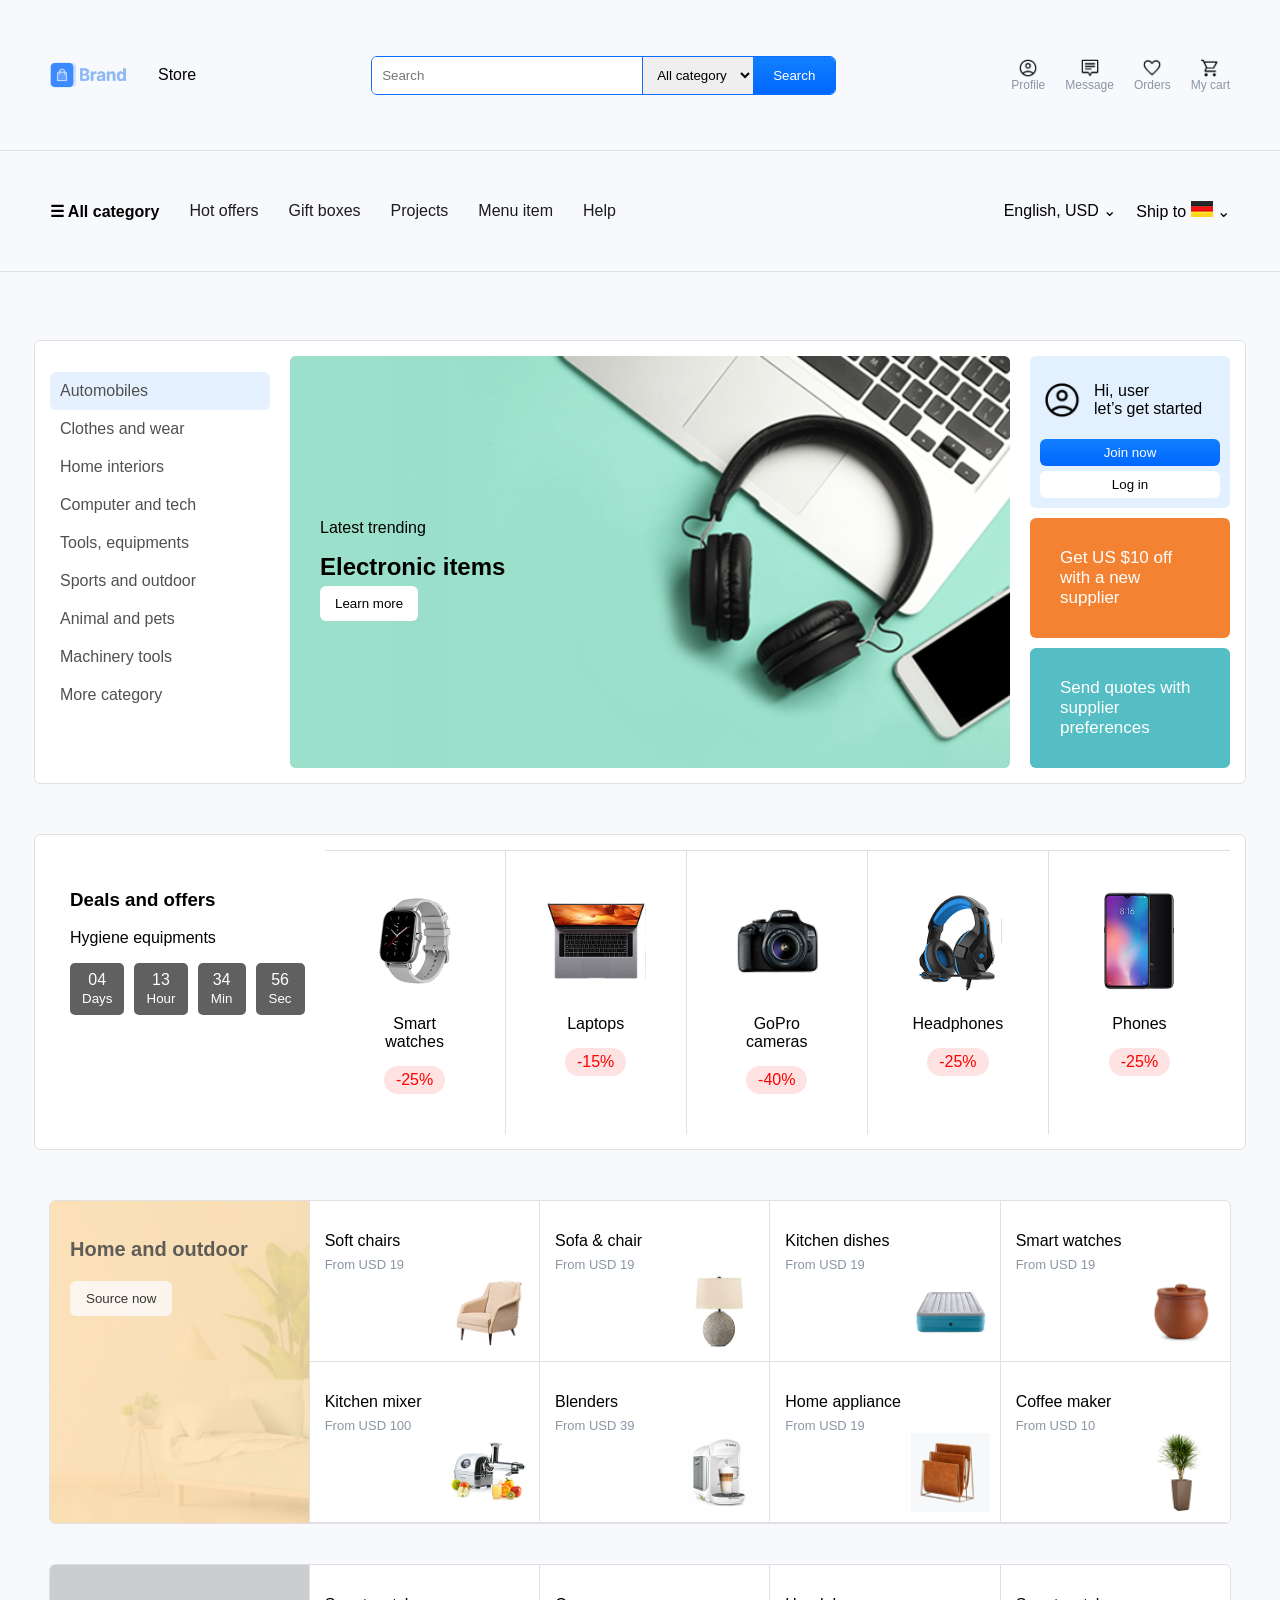
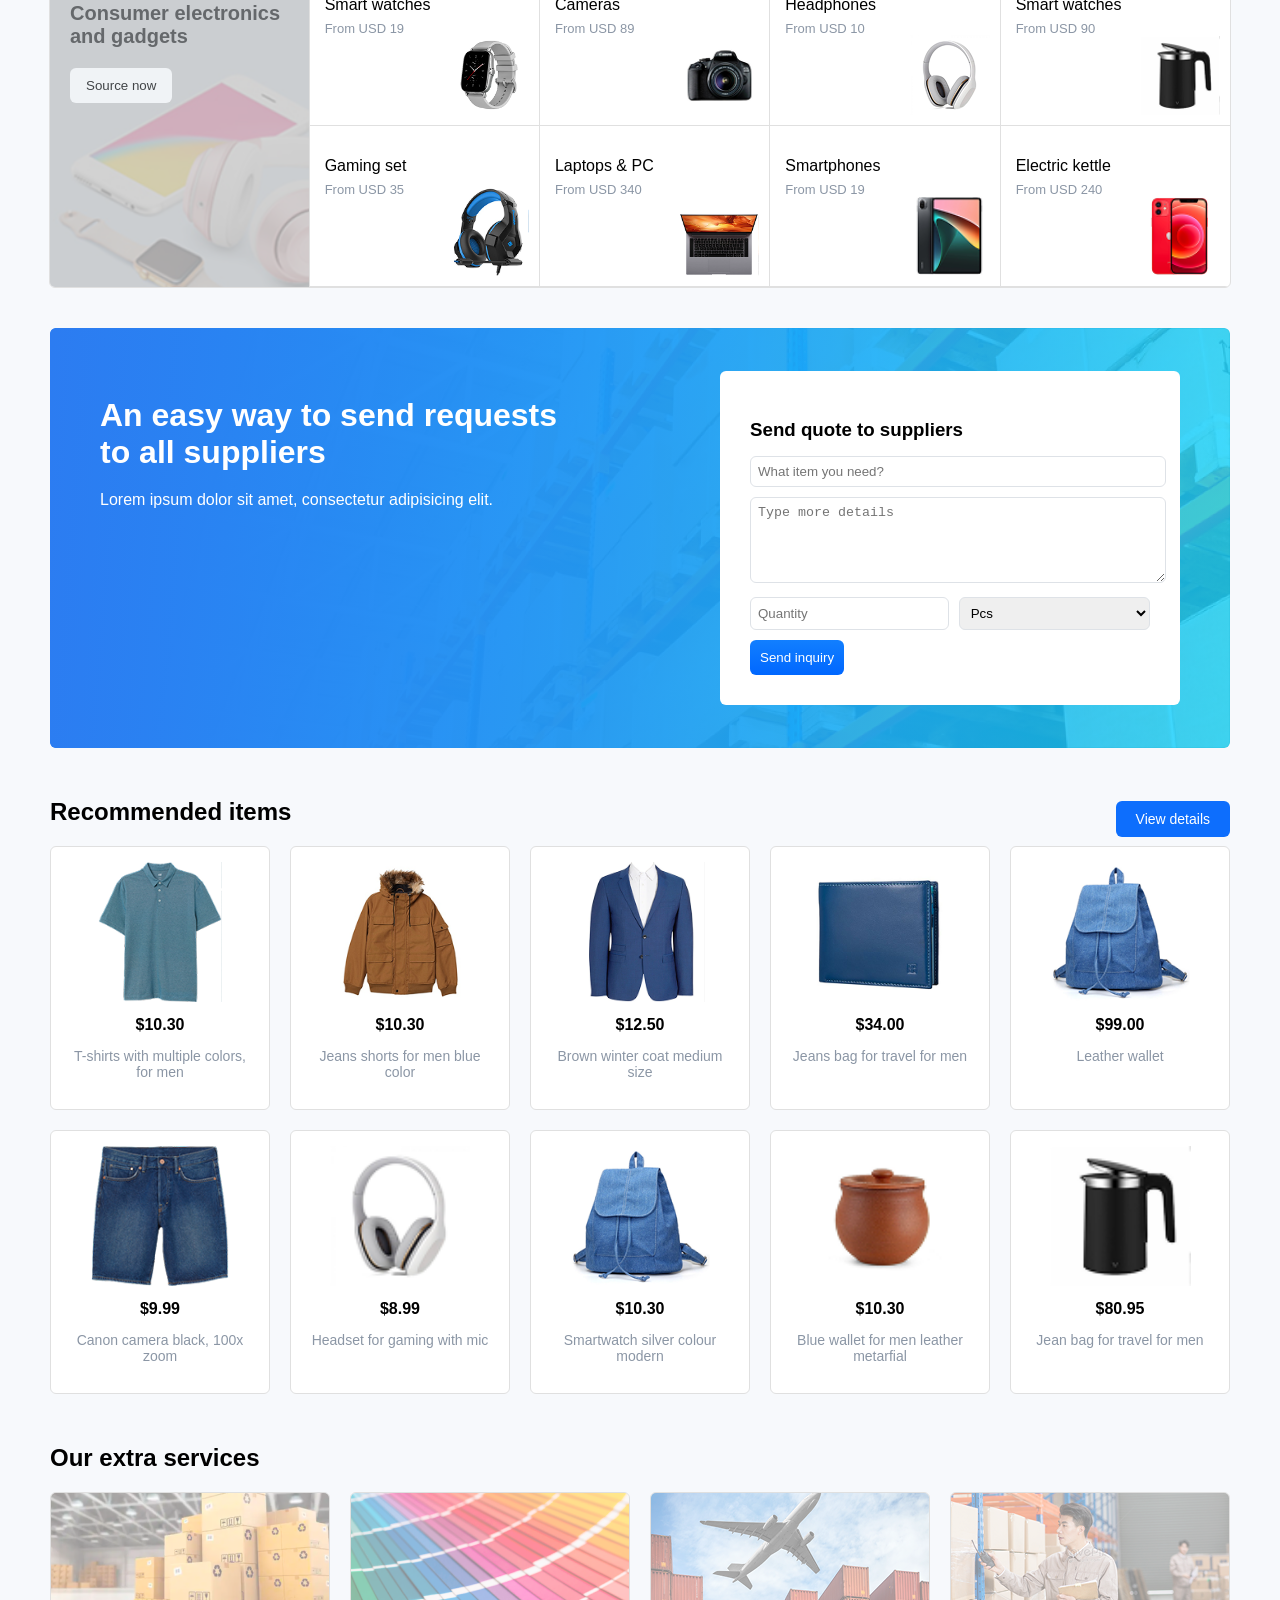
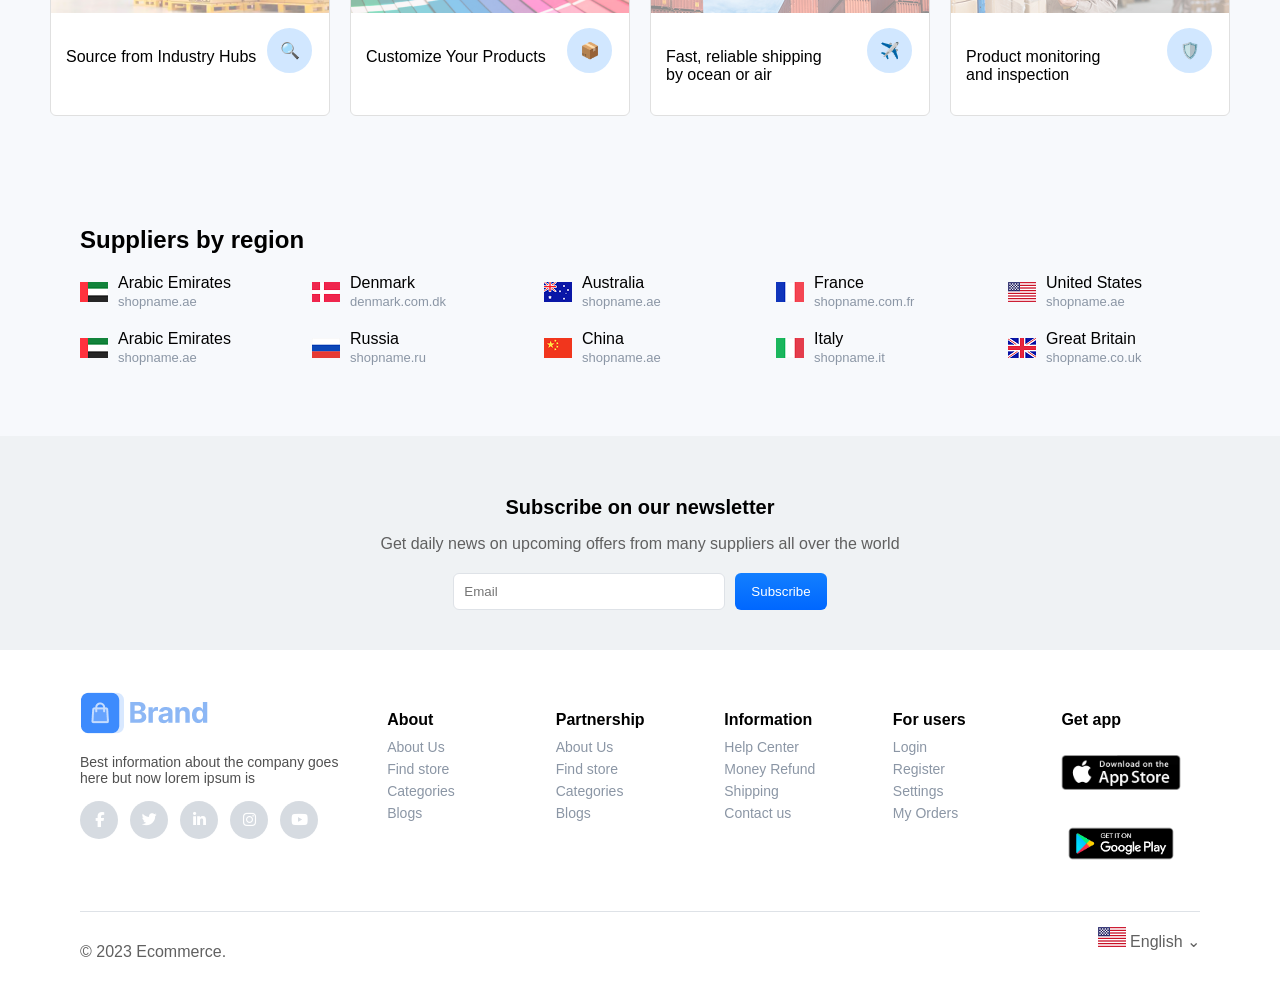
<file: index.html>
<!DOCTYPE html>
<html lang="en">

<head>
  <meta charset="UTF-8">
  <title>Store</title>
  <link rel="stylesheet" href="css/style.css">
  <link rel="stylesheet" href="https://cdnjs.cloudflare.com/ajax/libs/font-awesome/6.5.1/css/all.min.css">
</head>

<body>
  <header class="header">
    <!-- TOP HEADER -->
    <div class="container header-top">
      <!-- Logo -->
      <div class="logo">
        <img src="assets/logo-colored.png" alt="logo">
        <p>Store</p>
      </div>
      <!-- Search -->
      <div class="search-box">
        <input type="text" placeholder="Search">
        <select>
          <option>All category</option>
        </select>
        <button class="search-btn">Search</button>
      </div>
      <!-- Icons -->
      <div class="icons">
        <a href="#" class="icon">
          <img src="assets/profile.png">
          <span>Profile</span>
        </a>
        <a href="#" class="icon">
          <img src="assets/message.png">
          <span>Message</span>
        </a>
        <a href="#" class="icon">
          <img src="assets/order.png">
          <span>Orders</span>
        </a>
        <a href="cart.html" class="icon">
          <img src="assets/cart.png">
          <span>My cart</span>
        </a>
      </div>
    </div>
    <!-- NAVBAR -->
    <div class="navbar">
      <div class="container nav-content">
        <div class="nav-left">
          <span class="menu">☰ All category</span>
          <a href="#">Hot offers</a>
          <a href="#">Gift boxes</a>
          <a href="#">Projects</a>
          <a href="#">Menu item</a>
          <a href="#">Help</a>
        </div>
        <div class="nav-right">
          <span>English, USD &#8964;</span>
          <span>Ship to <img src="assets/flags/DE@2x.png"> &#8964;</span>
        </div>
      </div>
    </div>
  </header>
  <br>
  <!-- MAIN SECTION -->
  <section class="main-section container">
    <!-- LEFT MENU -->
    <div class="side-menu">
      <ul>
        <li class="active">Automobiles</li>
        <li>Clothes and wear</li>
        <li>Home interiors</li>
        <li>Computer and tech</li>
        <li>Tools, equipments</li>
        <li>Sports and outdoor</li>
        <li>Animal and pets</li>
        <li>Machinery tools</li>
        <li>More category</li>
      </ul>
    </div>
    <!-- BANNER -->
    <div class="banner">
      <div class="banner-text">
        <p>Latest trending</p>
        <h2>Electronic items</h2>
        <button>Learn more</button>
      </div>
      <!-- ADD IMAGE HERE -->
      <img src="assets/backgrounds/Banner.png" alt="banner">
    </div>
    <!-- RIGHT BOXES -->
    <div class="right-boxes">
      <div class="user-box">
        <div class="user-info">
          <div class="avatar">
            <img src="assets/profile.png" alt="user">
          </div>
          <p>Hi, user<br>let’s get started</p>
        </div>
        <button class="join">Join now</button>
        <button class="login">Log in</button>
      </div>
      <div class="offer orange">
        Get US $10 off<br>
        with a new supplier
      </div>
      <div class="offer blue">
        Send quotes with<br>
        supplier preferences
      </div>
    </div>
  </section>
  <!-- DEALS SECTION -->
  <section class="deals container">
    <!-- LEFT SIDE -->
    <div class="deal-info">
      <h3>Deals and offers</h3>
      <p>Hygiene equipments</p>
      <div class="timer">
        <div>
          <span>04</span>
          <small>Days</small>
        </div>
        <div>
          <span>13</span>
          <small>Hour</small>
        </div>
        <div>
          <span>34</span>
          <small>Min</small>
        </div>
        <div>
          <span>56</span>
          <small>Sec</small>
        </div>
      </div>
    </div>
    <!-- PRODUCTS -->
    <div class="products">
      <div class="product">
        <img src="assets/tech/watch.png" alt="watch">
        <p>Smart watches</p>
        <span>-25%</span>
      </div>
      <div class="product">
        <img src="assets/tech/laptop.png" alt="laptop">
        <p>Laptops</p>
        <span>-15%</span>
      </div>
      <div class="product">
        <img src="assets/tech/camera.png" alt="camera">
        <p>GoPro cameras</p>
        <span>-40%</span>
      </div>
      <div class="product">
        <img src="assets/tech/blackheadphones.png" alt="headphones">
        <p>Headphones</p>
        <span>-25%</span>
      </div>
      <div class="product">
        <img src="assets/tech/phone1.png" alt="phone">
        <p>Phones</p>
        <span>-25%</span>
      </div>
    </div>
  </section>

  <section class="block">
    <div class="left-panel light">
      <h2>Home and outdoor</h2>
      <button>Source now</button>
      <img src="assets/backgrounds/Group 969.png">
    </div>
    <div class="grid">
      <div class="item">
        <p>Soft chairs</p><span>From USD 19</span><img src="assets/interior/sofa.png">
      </div>
      <div class="item">
        <p>Sofa & chair</p><span>From USD 19</span><img src="assets/interior/lamp.png">
      </div>
      <div class="item">
        <p>Kitchen dishes</p><span>From USD 19</span><img src="assets/interior/bluebox.png">
      </div>
      <div class="item">
        <p>Smart watches</p><span>From USD 19</span><img src="assets/interior/pot.png">
      </div>
      <div class="item">
        <p>Kitchen mixer</p><span>From USD 100</span><img src="assets/interior/juicer.png">
      </div>
      <div class="item">
        <p>Blenders</p><span>From USD 39</span><img src="assets/interior/coffee.png">
      </div>
      <div class="item">
        <p>Home appliance</p><span>From USD 19</span><img src="assets/interior/brownfile.png">
      </div>
      <div class="item">
        <p>Coffee maker</p><span>From USD 10</span><img src="assets/interior/plant.png">
      </div>
    </div>
  </section>

  <section class="block">
    <div class="left-panel dark">
      <h2>Consumer electronics and gadgets</h2>
      <button>Source now</button>
      <img src="assets/backgrounds/image 98.png">
    </div>

    <div class="grid">
      <div class="item">
        <p>Smart watches</p><span>From USD 19</span><img src="assets/tech/watch.png">
      </div>
      <div class="item">
        <p>Cameras</p><span>From USD 89</span><img src="assets/tech/camera.png">
      </div>
      <div class="item">
        <p>Headphones</p><span>From USD 10</span><img src="assets/tech/whiteheadphone.png">
      </div>
      <div class="item">
        <p>Smart watches</p><span>From USD 90</span><img src="assets/tech/kettle.png">
      </div>

      <div class="item">
        <p>Gaming set</p><span>From USD 35</span><img src="assets/tech/blackheadphones.png">
      </div>
      <div class="item">
        <p>Laptops & PC</p><span>From USD 340</span><img src="assets/tech/laptop.png">
      </div>
      <div class="item">
        <p>Smartphones</p><span>From USD 19</span><img src="assets/tech/phone2.png">
      </div>
      <div class="item">
        <p>Electric kettle</p><span>From USD 240</span><img src="assets/tech/redphone.png">
      </div>
    </div>
  </section>

  <section class="inquiry">

    <!-- BACKGROUND IMAGE (inside section) -->
    <img src="assets/backgrounds/Group 982.png" alt="bg" class="bg-img">

    <!-- GRADIENT OVERLAY -->
    <div class="overlay"></div>
    <!-- CONTENT -->
    <div class="inquiry-content">

      <div class="text">
        <h2>An easy way to send requests to all suppliers</h2>
        <p>Lorem ipsum dolor sit amet, consectetur adipisicing elit.</p>
      </div>

      <div class="form-box">
        <h3>Send quote to suppliers</h3>

        <input type="text" placeholder="What item you need?">
        <textarea placeholder="Type more details"></textarea>

        <div class="row">
          <input type="text" placeholder="Quantity">
          <select>
            <option>Pcs</option>
          </select>
        </div>

        <button class="primary">Send inquiry</button>
      </div>

    </div>

  </section>

  <!-- RECOMMENDED ITEMS -->
  <section class="recommended container">

    <h2>Recommended items</h2>
    <a href="product-details.html" class="details-link">
      View details
    </a>

    <div class="items-grid">

      <div class="card">
        <img src="assets/cloth/shirt.png">
        <h4>$10.30</h4>
        <p>T-shirts with multiple colors, for men</p>

      </div>

      <div class="card">
        <img src="assets/cloth/jacket.png">
        <h4>$10.30</h4>
        <p>Jeans shorts for men blue color</p>
      </div>

      <div class="card">
        <img src="assets/cloth/suit.png">
        <h4>$12.50</h4>
        <p>Brown winter coat medium size</p>
      </div>

      <div class="card">
        <img src="assets/cloth/wallet.png">
        <h4>$34.00</h4>
        <p>Jeans bag for travel for men</p>
      </div>

      <div class="card">
        <img src="assets/cloth/bag.png">
        <h4>$99.00</h4>
        <p>Leather wallet</p>
      </div>

      <div class="card">
        <img src="assets/cloth/short.png">
        <h4>$9.99</h4>
        <p>Canon camera black, 100x zoom</p>
      </div>

      <div class="card">
        <img src="assets/tech/whiteheadphone.png">
        <h4>$8.99</h4>
        <p>Headset for gaming with mic</p>
      </div>

      <div class="card">
        <img src="assets/cloth/bag.png">
        <h4>$10.30</h4>
        <p>Smartwatch silver colour modern</p>
      </div>

      <div class="card">
        <img src="assets/interior/pot.png">
        <h4>$10.30</h4>
        <p>Blue wallet for men leather metarfial</p>
      </div>

      <div class="card">
        <img src="assets/tech/kettle.png">
        <h4>$80.95</h4>
        <p>Jean bag for travel for men</p>
      </div>

    </div>

  </section>


  <!-- EXTRA SERVICES -->
  <section class="services container">

    <h2>Our extra services</h2>

    <div class="service-grid">

      <div class="service-card">
        <img src="assets/backgrounds/Mask group.png">
        <div class="icon2">🔍</div>
        <p>Source from Industry Hubs</p>
      </div>

      <div class="service-card">
        <img src="assets/backgrounds/Mask group (1).png">
        <div class="icon2">📦</div>
        <p>Customize Your Products</p>
      </div>

      <div class="service-card">
        <img src="assets/backgrounds/image 106.png">
        <div class="icon2">✈️</div>
        <p>Fast, reliable shipping <br> by ocean or air</p>
      </div>

      <div class="service-card">
        <img src="assets/backgrounds/image 107.png">
        <div class="icon2">🛡️</div>
        <p>Product monitoring <br> and inspection</p>
      </div>

    </div>

  </section>


  <!-- SUPPLIERS -->
  <section class="suppliers">
    <h2>Suppliers by region</h2>

    <div class="supplier-grid">
      <div class="supplier"><img src="assets/flags/AE@2x.png">
        <div>
          <p>Arabic Emirates</p><span>shopname.ae</span>
        </div>
      </div>
      <div class="supplier"><img src="assets/flags/DK@2x.png">
        <div>
          <p>Denmark</p><span>denmark.com.dk</span>
        </div>
      </div>
      <div class="supplier"><img src="assets/flags/icon.png">
        <div>
          <p>Australia</p><span>shopname.ae</span>
        </div>
      </div>
      <div class="supplier"><img src="assets/flags/FR@2x.png">
        <div>
          <p>France</p><span>shopname.com.fr</span>
        </div>
      </div>
      <div class="supplier"><img src="assets/flags/US@2x.png">
        <div>
          <p>United States</p><span>shopname.ae</span>
        </div>
      </div>
      <div class="supplier"><img src="assets/flags/AE@2x.png">
        <div>
          <p>Arabic Emirates</p><span>shopname.ae</span>
        </div>
      </div>
      <div class="supplier"><img src="assets/flags/RU@2x.png">
        <div>
          <p>Russia</p><span>shopname.ru</span>
        </div>
      </div>
      <div class="supplier"><img src="assets/flags/CN@2x.png">
        <div>
          <p>China</p><span>shopname.ae</span>
        </div>
      </div>
      <div class="supplier"><img src="assets/flags/IT@2x.png">
        <div>
          <p>Italy</p><span>shopname.it</span>
        </div>
      </div>
      <div class="supplier"><img src="assets/flags/GB@2x.png">
        <div>
          <p>Great Britain</p><span>shopname.co.uk</span>
        </div>
      </div>
    </div>
  </section>

  <!-- NEWSLETTER -->
  <section class="newsletter">
    <h3>Subscribe on our newsletter</h3>
    <p>Get daily news on upcoming offers from many suppliers all over the world</p>

    <div class="newsletter-form">
      <input type="email" placeholder="Email">
      <button>Subscribe</button>
    </div>
  </section>

  <!-- FOOTER -->
  <footer class="footer">

    <div class="footer-top">

      <div class="brand">
        <img src="assets/logo-colored.png">
        <p>Best information about the company goes here but now lorem ipsum is</p>
        <div class="socials">
          <span><i class="fa-brands fa-facebook-f"></i></span>
          <span><i class="fa-brands fa-twitter"></i></span>
          <span><i class="fa-brands fa-linkedin-in"></i></span>
          <span><i class="fa-brands fa-instagram"></i></span>
          <span><i class="fa-brands fa-youtube"></i></span>
        </div>
      </div>

      <div class="footer-col">
        <h4>About</h4>
        <a href="#">About Us</a>
        <a href="#">Find store</a>
        <a href="#">Categories</a>
        <a href="#">Blogs</a>
      </div>

      <div class="footer-col">
        <h4>Partnership</h4>
        <a href="#">About Us</a>
        <a href="#">Find store</a>
        <a href="#">Categories</a>
        <a href="#">Blogs</a>
      </div>

      <div class="footer-col">
        <h4>Information</h4>
        <a href="#">Help Center</a>
        <a href="#">Money Refund</a>
        <a href="#">Shipping</a>
        <a href="#">Contact us</a>
      </div>

      <div class="footer-col">
        <h4>For users</h4>
        <a href="#">Login</a>
        <a href="#">Register</a>
        <a href="#">Settings</a>
        <a href="#">My Orders</a>
      </div>

      <div class="footer-col app">
        <h4>Get app</h4>
        <img src="assets/appstore.png">
        <img src="assets/playstore.png">
      </div>

    </div>

    <div class="footer-bottom">
      <p>© 2023 Ecommerce.</p>
      <span><img src="assets/flags/US@2x.png"> English &#8964;</span>
    </div>

  </footer>

  <script src="js/script.js"></script>
</body>

</html>
</file>
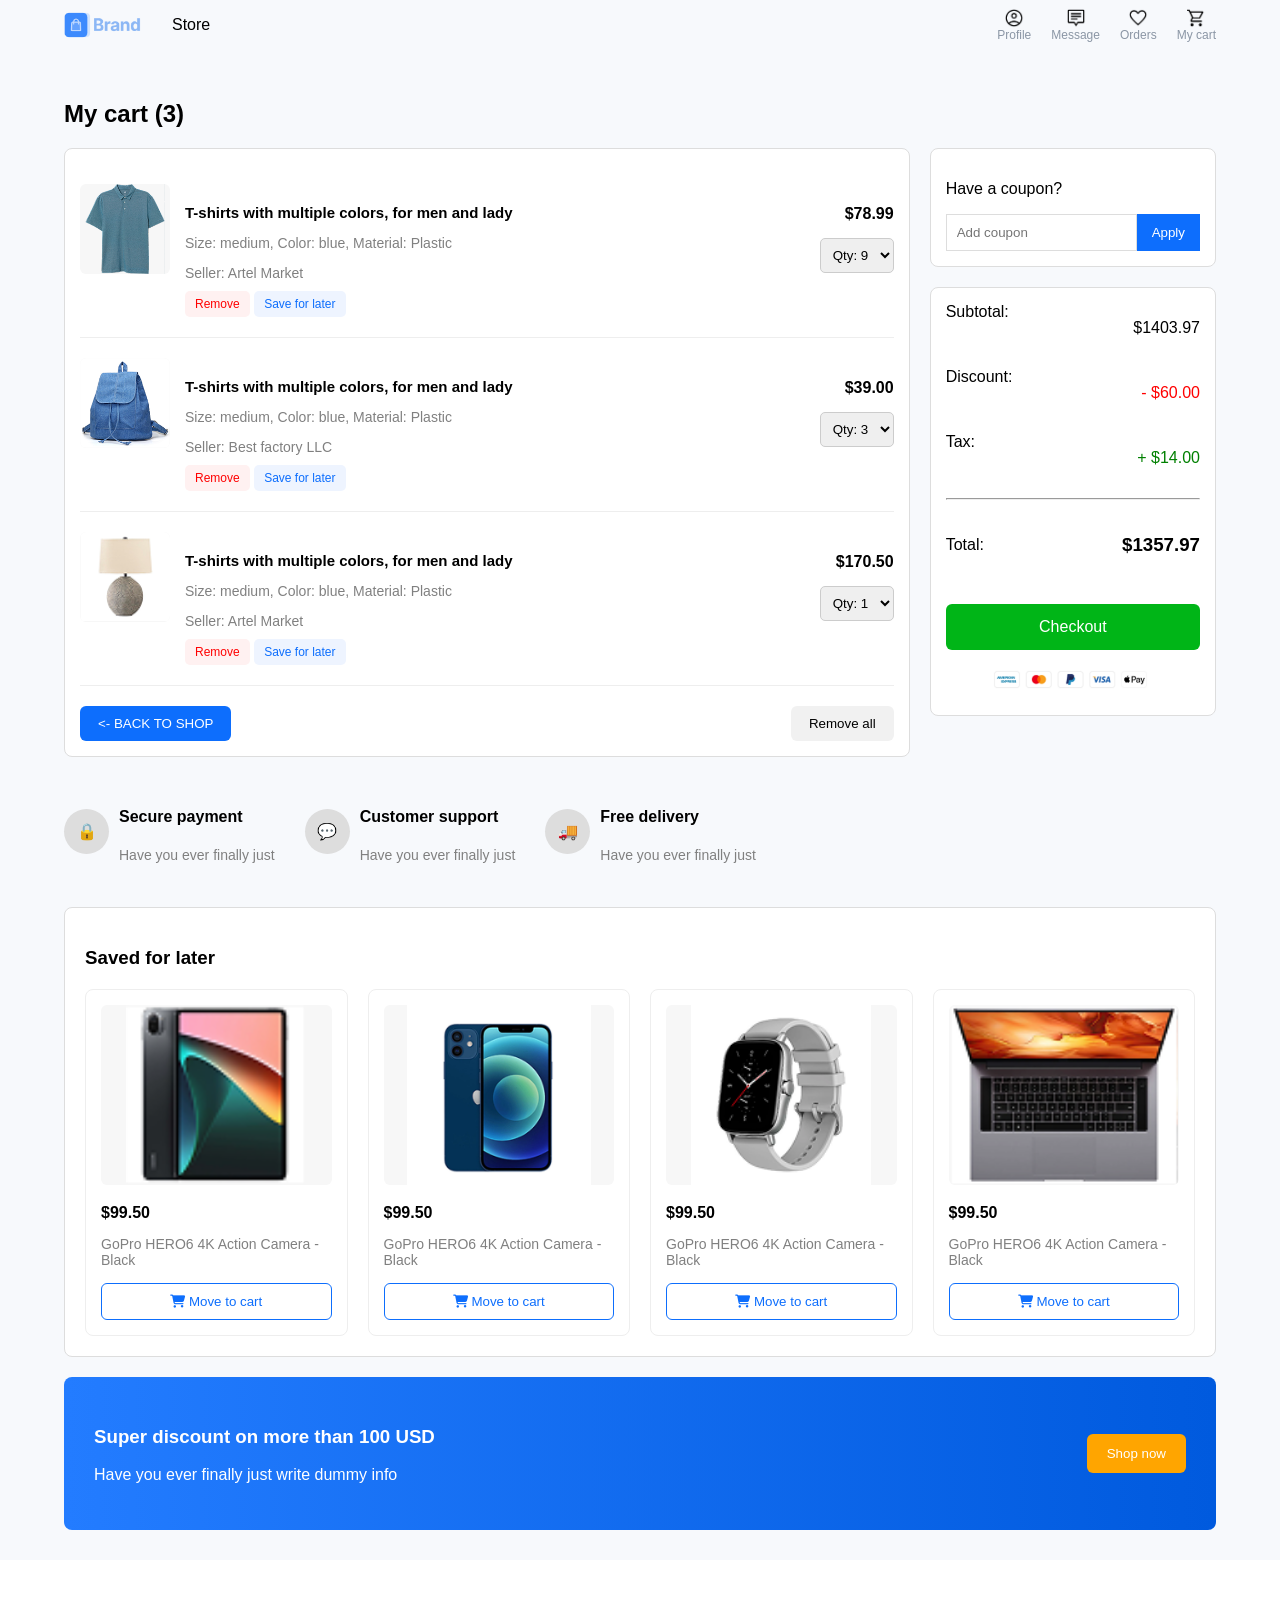
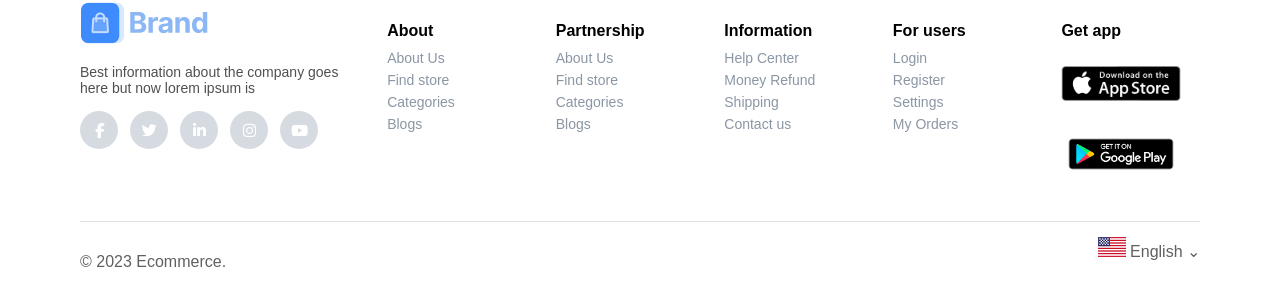
<file: cart.html>
<!DOCTYPE html>
<html lang="en">

<head>
    <meta charset="UTF-8">
    <meta name="viewport" content="width=device-width, initial-scale=1.0">
    <title>Document</title>
    <link rel="stylesheet" href="css/cart.css">
    <link rel="stylesheet" href="https://cdnjs.cloudflare.com/ajax/libs/font-awesome/6.5.1/css/all.min.css">
</head>

<body>
    <header class="header">
        <!-- TOP HEADER -->
        <div class="container header-top">
            <!-- Logo -->
            <div class="logo">
                <img src="assets/logo-colored.png" alt="logo">
                <p>Store</p>
            </div>
            <!-- Icons -->
            <div class="icons">
                <a href="#" class="icon">
                    <img src="assets/profile.png">
                    <span>Profile</span>
                </a>
                <a href="#" class="icon">
                    <img src="assets/message.png">
                    <span>Message</span>
                </a>
                <a href="#" class="icon">
                    <img src="assets/order.png">
                    <span>Orders</span>
                </a>
                <a href="cart.html" class="icon">
                    <img src="assets/cart.png">
                    <span>My cart</span>
                </a>
            </div>
        </div>
    </header>

    <section class="cart-page container">

        <h2>My cart (3)</h2>

        <div class="cart-layout">

            <!-- LEFT SIDE -->
            <div class="cart-items">

                <!-- ITEM -->
                <div class="cart-item">

                    <div class="item-left">

                        <img src="assets/cloth/shirt.png">

                        <div class="item-info">
                            <h4>T-shirts with multiple colors, for men and lady</h4>

                            <p>Size: medium, Color: blue, Material: Plastic</p>

                            <p>Seller: Artel Market</p>

                            <div class="item-buttons">
                                <button class="remove">Remove</button>
                                <button class="save">Save for later</button>
                            </div>
                        </div>

                    </div>

                    <div class="item-right">

                        <h4>$78.99</h4>

                        <select>
                            <option>Qty: 9</option>
                        </select>

                    </div>

                </div>

                <!-- ITEM -->
                <div class="cart-item">

                    <div class="item-left">

                        <img src="assets/cloth/bag.png">

                        <div class="item-info">
                            <h4>T-shirts with multiple colors, for men and lady</h4>

                            <p>Size: medium, Color: blue, Material: Plastic</p>

                            <p>Seller: Best factory LLC</p>

                            <div class="item-buttons">
                                <button class="remove">Remove</button>
                                <button class="save">Save for later</button>
                            </div>
                        </div>

                    </div>

                    <div class="item-right">

                        <h4>$39.00</h4>

                        <select>
                            <option>Qty: 3</option>
                        </select>

                    </div>

                </div>

                <!-- ITEM -->
                <div class="cart-item">

                    <div class="item-left">

                        <img src="assets/interior/lamp.png">

                        <div class="item-info">
                            <h4>T-shirts with multiple colors, for men and lady</h4>

                            <p>Size: medium, Color: blue, Material: Plastic</p>

                            <p>Seller: Artel Market</p>

                            <div class="item-buttons">
                                <button class="remove">Remove</button>
                                <button class="save">Save for later</button>
                            </div>
                        </div>

                    </div>

                    <div class="item-right">

                        <h4>$170.50</h4>

                        <select>
                            <option>Qty: 1</option>
                        </select>

                    </div>

                </div>

                <!-- BUTTONS -->
                <div class="cart-bottom">

                    <button class="back-shop">
                        <a href="index.html"><- BACK TO SHOP </a>
                    </button>

                    <button class="remove-all">
                        Remove all
                    </button>

                </div>

            </div>

            <!-- RIGHT SIDE -->
            <div class="cart-summary">

                <!-- COUPON -->
                <div class="coupon-box">

                    <p>Have a coupon?</p>

                    <div class="coupon-input">
                        <input type="text" placeholder="Add coupon">
                        <button>Apply</button>
                    </div>

                </div>

                <!-- SUMMARY -->
                <div class="summary-box">

                    <div class="summary-row">
                        <span>Subtotal:</span>
                        <p>$1403.97</p>
                    </div>

                    <div class="summary-row red">
                        <span>Discount:</span>
                        <p>- $60.00</p>
                    </div>

                    <div class="summary-row green">
                        <span>Tax:</span>
                        <p>+ $14.00</p>
                    </div>

                    <hr>

                    <div class="summary-total">
                        <span>Total:</span>
                        <h3>$1357.97</h3>
                    </div>

                    <button class="checkout-btn">
                        Checkout
                    </button>

                    <div class="payments">
                        <img src="assets/pay.png">
                    </div>

                </div>

            </div>

        </div>

        <!-- FEATURES -->
        <div class="cart-features">

            <div class="feature">
                <div class="ficon">🔒</div>

                <div>
                    <h4>Secure payment</h4>
                    <p>Have you ever finally just</p>
                </div>
            </div>

            <div class="feature">
                <div class="ficon">💬</div>

                <div>
                    <h4>Customer support</h4>
                    <p>Have you ever finally just</p>
                </div>
            </div>

            <div class="feature">
                <div class="ficon">🚚</div>

                <div>
                    <h4>Free delivery</h4>
                    <p>Have you ever finally just</p>
                </div>
            </div>

        </div>

        <!-- SAVED -->
        <div class="saved-section">

            <h3>Saved for later</h3>

            <div class="saved-grid">

                <!-- CARD -->
                <div class="saved-card">

                    <img src="assets/tech/phone2.png">

                    <h4>$99.50</h4>

                    <p>GoPro HERO6 4K Action Camera - Black</p>

                    <button>
                        <i class="fa-solid fa-cart-shopping"></i>
                        Move to cart
                    </button>

                </div>

                <!-- CARD -->
                <div class="saved-card">

                    <img src="assets/tech/bluephone.png">

                    <h4>$99.50</h4>

                    <p>GoPro HERO6 4K Action Camera - Black</p>

                    <button>
                        <i class="fa-solid fa-cart-shopping"></i>
                        Move to cart
                    </button>

                </div>

                <!-- CARD -->
                <div class="saved-card">

                    <img src="assets/tech/watch.png">

                    <h4>$99.50</h4>

                    <p>GoPro HERO6 4K Action Camera - Black</p>

                    <button>
                        <i class="fa-solid fa-cart-shopping"></i>
                        Move to cart
                    </button>

                </div>

                <!-- CARD -->
                <div class="saved-card">

                    <img src="assets/tech/laptop.png">

                    <h4>$99.50</h4>

                    <p>GoPro HERO6 4K Action Camera - Black</p>

                    <button>
                        <i class="fa-solid fa-cart-shopping"></i>
                        Move to cart
                    </button>

                </div>

            </div>

        </div>

        <div class="discount-banner">

            <div>
                <h3>Super discount on more than 100 USD</h3>
                <p>Have you ever finally just write dummy info</p>
            </div>

            <button>Shop now</button>

        </div>

    </section>

    <!-- FOOTER -->
    <footer class="footer">

        <div class="footer-top">

            <div class="brand">
                <img src="assets/logo-colored.png">
                <p>Best information about the company goes here but now lorem ipsum is</p>
                <div class="socials">
                    <span><i class="fa-brands fa-facebook-f"></i></span>
                    <span><i class="fa-brands fa-twitter"></i></span>
                    <span><i class="fa-brands fa-linkedin-in"></i></span>
                    <span><i class="fa-brands fa-instagram"></i></span>
                    <span><i class="fa-brands fa-youtube"></i></span>
                </div>
            </div>

            <div class="footer-col">
                <h4>About</h4>
                <a href="#">About Us</a>
                <a href="#">Find store</a>
                <a href="#">Categories</a>
                <a href="#">Blogs</a>
            </div>

            <div class="footer-col">
                <h4>Partnership</h4>
                <a href="#">About Us</a>
                <a href="#">Find store</a>
                <a href="#">Categories</a>
                <a href="#">Blogs</a>
            </div>

            <div class="footer-col">
                <h4>Information</h4>
                <a href="#">Help Center</a>
                <a href="#">Money Refund</a>
                <a href="#">Shipping</a>
                <a href="#">Contact us</a>
            </div>

            <div class="footer-col">
                <h4>For users</h4>
                <a href="#">Login</a>
                <a href="#">Register</a>
                <a href="#">Settings</a>
                <a href="#">My Orders</a>
            </div>

            <div class="footer-col app">
                <h4>Get app</h4>
                <img src="assets/appstore.png">
                <img src="assets/playstore.png">
            </div>

        </div>

        <div class="footer-bottom">
            <p>© 2023 Ecommerce.</p>
            <span><img src="assets/flags/US@2x.png"> English &#8964;</span>
        </div>

    </footer>

    <script src="js/script.js"></script>
</body>

</html>
</file>
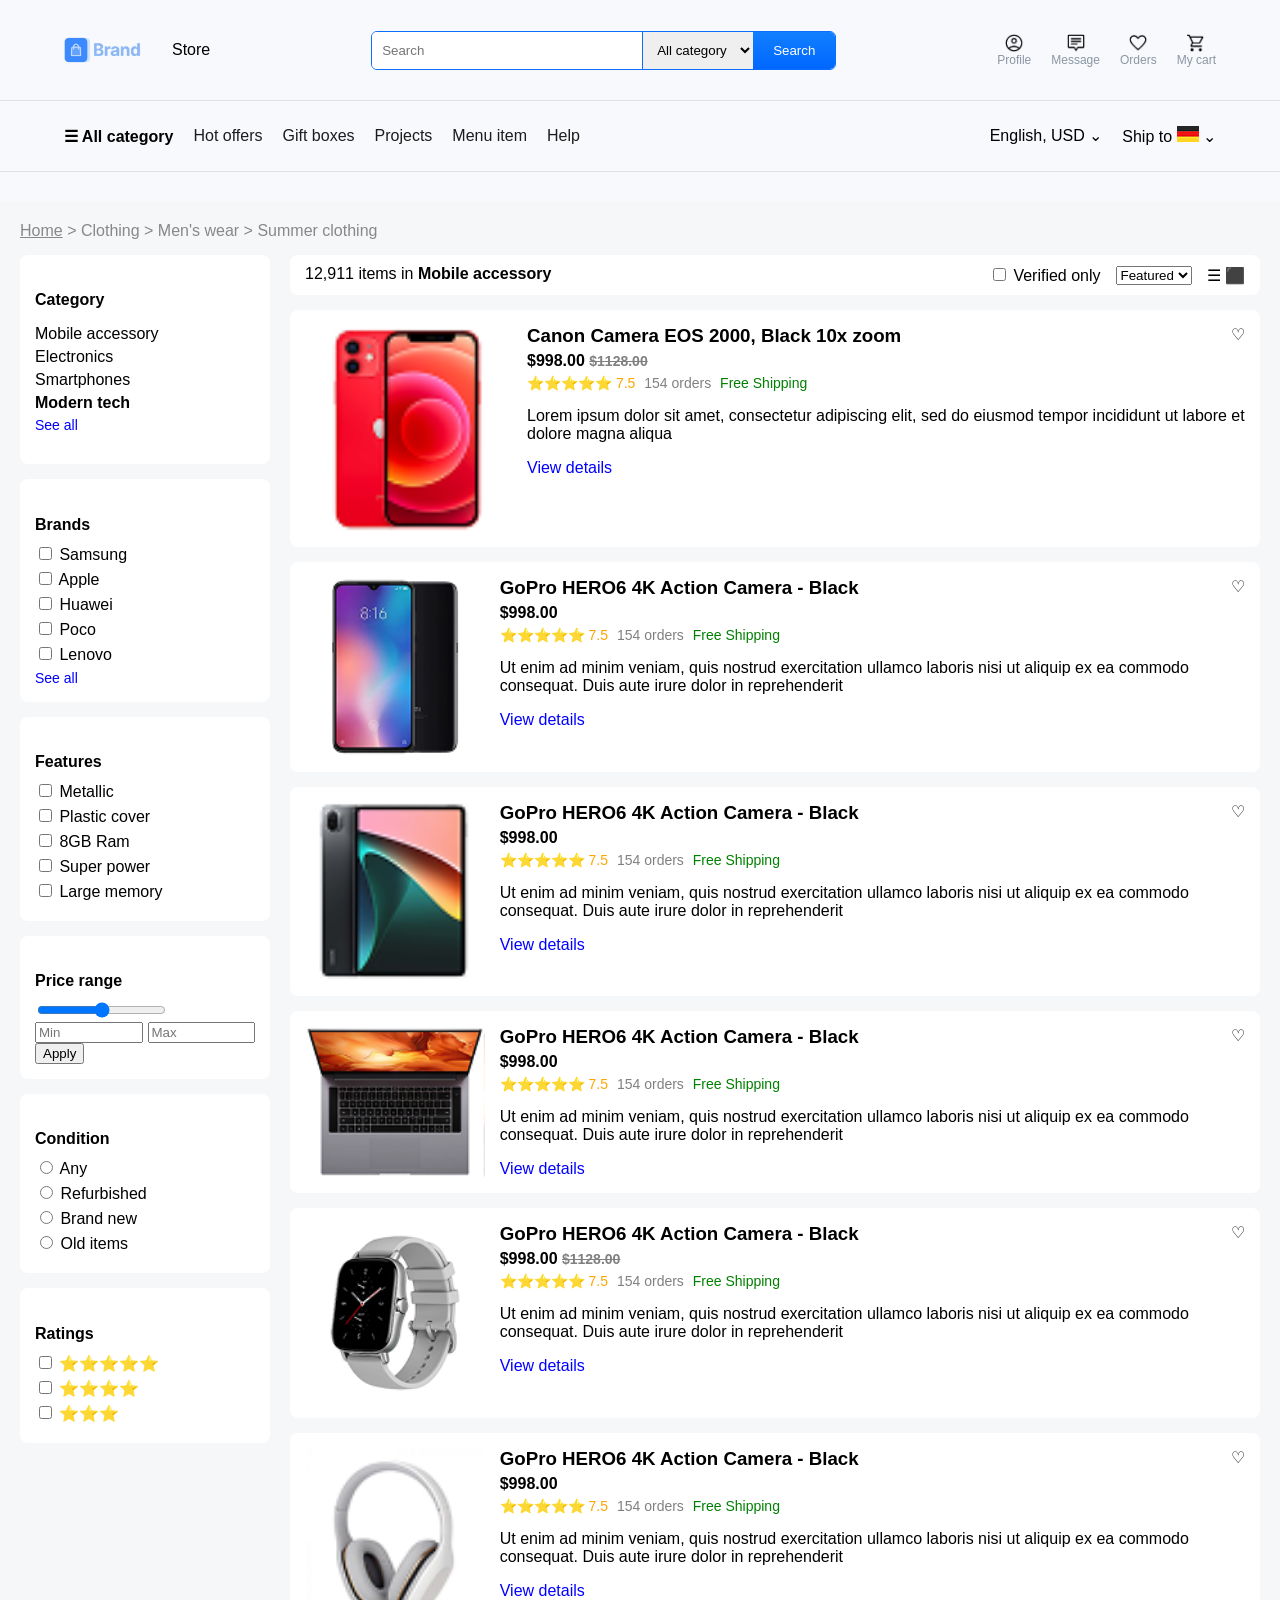
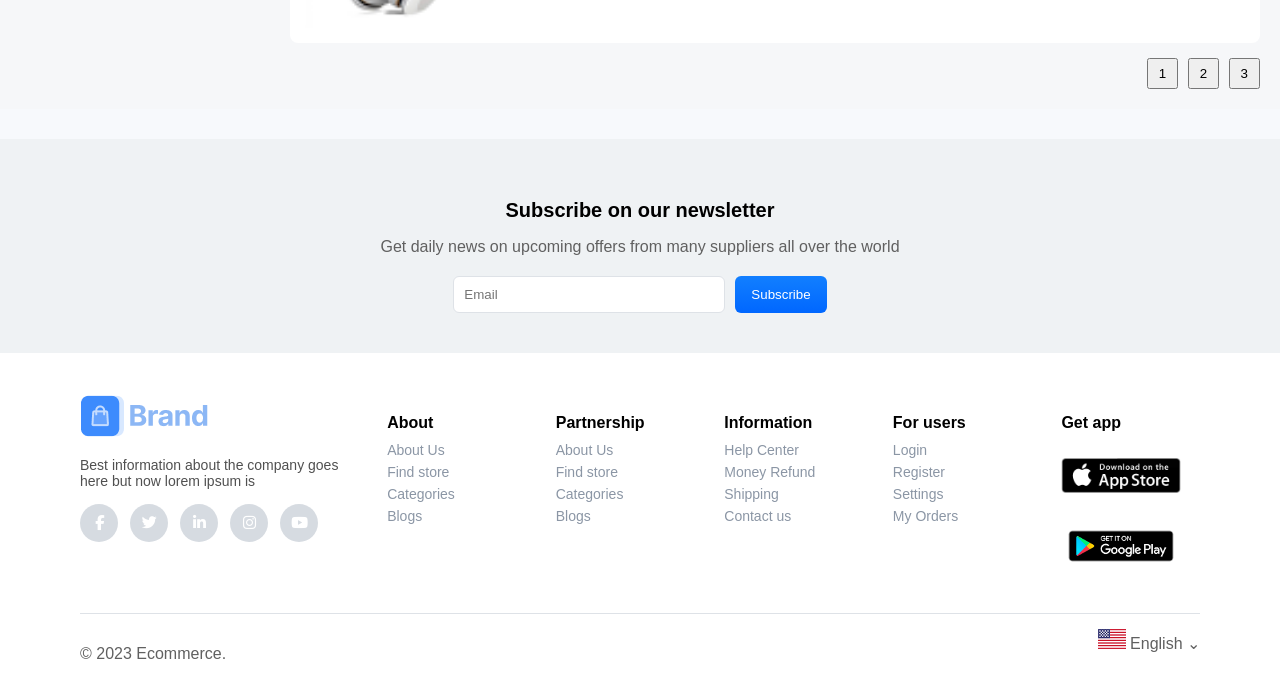
<file: product-details.html>
<!DOCTYPE html>
<html lang="en">

<head>
    <meta charset="UTF-8">
    <meta name="viewport" content="width=device-width, initial-scale=1.0">
    <title>Document</title>
    <link rel="stylesheet" href="css/product_details_page.css">
    <link rel="stylesheet" href="https://cdnjs.cloudflare.com/ajax/libs/font-awesome/6.5.1/css/all.min.css">
</head>

<body>
    <header class="header">
        <!-- TOP HEADER -->
        <div class="container header-top">
            <!-- Logo -->
            <div class="logo">
                <img src="assets/logo-colored.png" alt="logo">
                <p>Store</p>
            </div>
            <!-- Search -->
            <div class="search-box">
                <input type="text" placeholder="Search">
                <select>
                    <option>All category</option>
                </select>
                <button class="search-btn">Search</button>
            </div>
            <!-- Icons -->
            <div class="icons">
                <a href="#" class="icon">
                    <img src="assets/profile.png">
                    <span>Profile</span>
                </a>
                <a href="#" class="icon">
                    <img src="assets/message.png">
                    <span>Message</span>
                </a>
                <a href="#" class="icon">
                    <img src="assets/order.png">
                    <span>Orders</span>
                </a>
                <a href="cart.html" class="icon">
                    <img src="assets/cart.png">
                    <span>My cart</span>
                </a>
            </div>
        </div>
        <!-- NAVBAR -->
        <div class="navbar">
            <div class="container nav-content">
                <div class="nav-left">
                    <span class="menu">☰ All category</span>
                    <a href="#">Hot offers</a>
                    <a href="#">Gift boxes</a>
                    <a href="#">Projects</a>
                    <a href="#">Menu item</a>
                    <a href="#">Help</a>
                </div>
                <div class="nav-right">
                    <span>English, USD &#8964;</span>
                    <span>Ship to <img src="assets/flags/DE@2x.png"> &#8964;</span>
                </div>
            </div>
        </div>
    </header>
    <section class="product-page">

        <!-- BREADCRUMB -->
        <div class="breadcrumb">
            <a href="index.html">Home</a> >
            <span>Clothing</span> >
            <span>Men's wear</span> >
            <span>Summer clothing</span>
        </div>

        <div class="layout">

            <!-- SIDEBAR -->
            <aside class="sidebar">

                <div class="filter-block">
                    <h4>Category</h4>
                    <ul>
                        <li>Mobile accessory</li>
                        <li>Electronics</li>
                        <li>Smartphones</li>
                        <li class="active">Modern tech</li>
                        <li class="see">See all</li>
                    </ul>
                </div>

                <div class="filter-block">
                    <h4>Brands</h4>
                    <label><input type="checkbox"> Samsung</label>
                    <label><input type="checkbox"> Apple</label>
                    <label><input type="checkbox"> Huawei</label>
                    <label><input type="checkbox"> Poco</label>
                    <label><input type="checkbox"> Lenovo</label>
                    <span class="see">See all</span>
                </div>

                <div class="filter-block">
                    <h4>Features</h4>
                    <label><input type="checkbox"> Metallic</label>
                    <label><input type="checkbox"> Plastic cover</label>
                    <label><input type="checkbox"> 8GB Ram</label>
                    <label><input type="checkbox"> Super power</label>
                    <label><input type="checkbox"> Large memory</label>
                </div>

                <div class="filter-block">
                    <h4>Price range</h4>
                    <input type="range">
                    <div class="price-box">
                        <input type="text" placeholder="Min">
                        <input type="text" placeholder="Max">
                    </div>
                    <button>Apply</button>
                </div>

                <div class="filter-block">
                    <h4>Condition</h4>
                    <label><input type="radio" name="c"> Any</label>
                    <label><input type="radio" name="c"> Refurbished</label>
                    <label><input type="radio" name="c"> Brand new</label>
                    <label><input type="radio" name="c"> Old items</label>
                </div>

                <div class="filter-block">
                    <h4>Ratings</h4>
                    <label><input type="checkbox"> ⭐⭐⭐⭐⭐</label>
                    <label><input type="checkbox"> ⭐⭐⭐⭐</label>
                    <label><input type="checkbox"> ⭐⭐⭐</label>
                </div>

            </aside>

            <div class="products">

                <!-- TOP BAR -->
                <div class="topbar">
                    <span>12,911 items in <b>Mobile accessory</b></span>

                    <div class="top-actions">
                        <label><input type="checkbox"> Verified only</label>

                        <select>
                            <option>Featured</option>
                        </select>

                        <div class="view-icons">
                            <span>☰</span>
                            <span>⬛</span>
                        </div>
                    </div>
                </div>

                <!-- PRODUCT 1 -->
                <div class="card">
                    <img src="assets/tech/redphone.png">
                    <div class="details">
                        <h3>Canon Camera EOS 2000, Black 10x zoom</h3>
                        <div class="price">$998.00 <span>$1128.00</span></div>
                        <div class="meta">
                            ⭐⭐⭐⭐⭐ <span class="orange">7.5</span>
                            <span class="gray">154 orders</span>
                            <span class="green">Free Shipping</span>
                        </div>
                        <p>
                            Lorem ipsum dolor sit amet, consectetur adipiscing elit,
                            sed do eiusmod tempor incididunt ut labore et dolore magna aliqua
                        </p>
                        <a href="product-filtered.html">View details</a>
                    </div>
                    <div class="fav">♡</div>
                </div>

                <!-- PRODUCT 2 -->
                <div class="card">
                    <img src="assets/tech/phone1.png">
                    <div class="details">
                        <h3>GoPro HERO6 4K Action Camera - Black</h3>
                        <div class="price">$998.00 </div>
                        <div class="meta">
                            ⭐⭐⭐⭐⭐ <span class="orange">7.5</span>
                            <span class="gray">154 orders</span>
                            <span class="green">Free Shipping</span>
                        </div>
                        <p>
                            Ut enim ad minim veniam, quis nostrud exercitation ullamco laboris nisi ut aliquip
                            ex ea commodo consequat. Duis aute irure dolor in reprehenderit
                        </p>
                        <a href="product-filtered.html">View details</a>
                    </div>
                    <div class="fav">♡</div>
                </div>

                <!-- PRODUCT 3 -->
                <div class="card">
                    <img src="assets/tech/phone2.png">
                    <div class="details">
                        <h3>GoPro HERO6 4K Action Camera - Black</h3>
                        <div class="price">$998.00</div>
                        <div class="meta">
                            ⭐⭐⭐⭐⭐ <span class="orange">7.5</span>
                            <span class="gray">154 orders</span>
                            <span class="green">Free Shipping</span>
                        </div>
                        <p>
                            Ut enim ad minim veniam, quis nostrud exercitation ullamco laboris nisi ut aliquip
                            ex ea commodo consequat. Duis aute irure dolor in reprehenderit
                        </p>
                        <a href="product-filtered.html">View details</a>
                    </div>
                    <div class="fav">♡</div>
                </div>

                <!-- PRODUCT 4 -->
                <div class="card">
                    <img src="assets/tech/laptop.png">
                    <div class="details">
                        <h3>GoPro HERO6 4K Action Camera - Black</h3>
                        <div class="price">$998.00</div>
                        <div class="meta">
                            ⭐⭐⭐⭐⭐ <span class="orange">7.5</span>
                            <span class="gray">154 orders</span>
                            <span class="green">Free Shipping</span>
                        </div>
                        <p>
                            Ut enim ad minim veniam, quis nostrud exercitation ullamco laboris nisi ut aliquip
                            ex ea commodo consequat. Duis aute irure dolor in reprehenderit
                        </p>
                        <a href="product-filtered.html">View details</a>
                    </div>
                    <div class="fav">♡</div>
                </div>

                <!-- PRODUCT 5 -->
                <div class="card">
                    <img src="assets/tech/watch.png">
                    <div class="details">
                        <h3>GoPro HERO6 4K Action Camera - Black</h3>
                        <div class="price">$998.00 <span>$1128.00</span></div>
                        <div class="meta">
                            ⭐⭐⭐⭐⭐ <span class="orange">7.5</span>
                            <span class="gray">154 orders</span>
                            <span class="green">Free Shipping</span>
                        </div>
                        <p>
                            Ut enim ad minim veniam, quis nostrud exercitation ullamco laboris nisi ut aliquip
                            ex ea commodo consequat. Duis aute irure dolor in reprehenderit
                        </p>
                        <a href="product-filtered.html">View details</a>
                    </div>
                    <div class="fav">♡</div>
                </div>

                <!-- PRODUCT 6 -->
                <div class="card">
                    <img src="assets/tech/whiteheadphone.png">
                    <div class="details">
                        <h3>GoPro HERO6 4K Action Camera - Black</h3>
                        <div class="price">$998.00</div>
                        <div class="meta">
                            ⭐⭐⭐⭐⭐ <span class="orange">7.5</span>
                            <span class="gray">154 orders</span>
                            <span class="green">Free Shipping</span>
                        </div>
                        <p>
                            Ut enim ad minim veniam, quis nostrud exercitation ullamco laboris nisi ut aliquip
                            ex ea commodo consequat. Duis aute irure dolor in reprehenderit
                        </p>
                        <a href="product-filtered.html">View details</a>
                    </div>
                    <div class="fav">♡</div>
                </div>

                <!-- PAGINATION -->
                <div class="pagination">

                    <button>1</button>
                    <button>2</button>
                    <button>3</button>
                </div>

            </div>

        </div>

        </div>
    </section>

    <!-- NEWSLETTER -->
    <section class="newsletter">
        <h3>Subscribe on our newsletter</h3>
        <p>Get daily news on upcoming offers from many suppliers all over the world</p>

        <div class="newsletter-form">
            <input type="email" placeholder="Email">
            <button>Subscribe</button>
        </div>
    </section>
    
    <!-- FOOTER -->
    <footer class="footer">

        <div class="footer-top">

            <div class="brand">
                <img src="assets/logo-colored.png">
                <p>Best information about the company goes here but now lorem ipsum is</p>
                <div class="socials">
                    <span><i class="fa-brands fa-facebook-f"></i></span>
                    <span><i class="fa-brands fa-twitter"></i></span>
                    <span><i class="fa-brands fa-linkedin-in"></i></span>
                    <span><i class="fa-brands fa-instagram"></i></span>
                    <span><i class="fa-brands fa-youtube"></i></span>
                </div>
            </div>

            <div class="footer-col">
                <h4>About</h4>
                <a href="#">About Us</a>
                <a href="#">Find store</a>
                <a href="#">Categories</a>
                <a href="#">Blogs</a>
            </div>

            <div class="footer-col">
                <h4>Partnership</h4>
                <a href="#">About Us</a>
                <a href="#">Find store</a>
                <a href="#">Categories</a>
                <a href="#">Blogs</a>
            </div>

            <div class="footer-col">
                <h4>Information</h4>
                <a href="#">Help Center</a>
                <a href="#">Money Refund</a>
                <a href="#">Shipping</a>
                <a href="#">Contact us</a>
            </div>

            <div class="footer-col">
                <h4>For users</h4>
                <a href="#">Login</a>
                <a href="#">Register</a>
                <a href="#">Settings</a>
                <a href="#">My Orders</a>
            </div>

            <div class="footer-col app">
                <h4>Get app</h4>
                <img src="assets/appstore.png">
                <img src="assets/playstore.png">
            </div>

        </div>

        <div class="footer-bottom">
            <p>© 2023 Ecommerce.</p>
            <span><img src="assets/flags/US@2x.png"> English &#8964;</span>
        </div>

    </footer>

    <script src="js/script.js"></script>
</body>

</html>
</file>
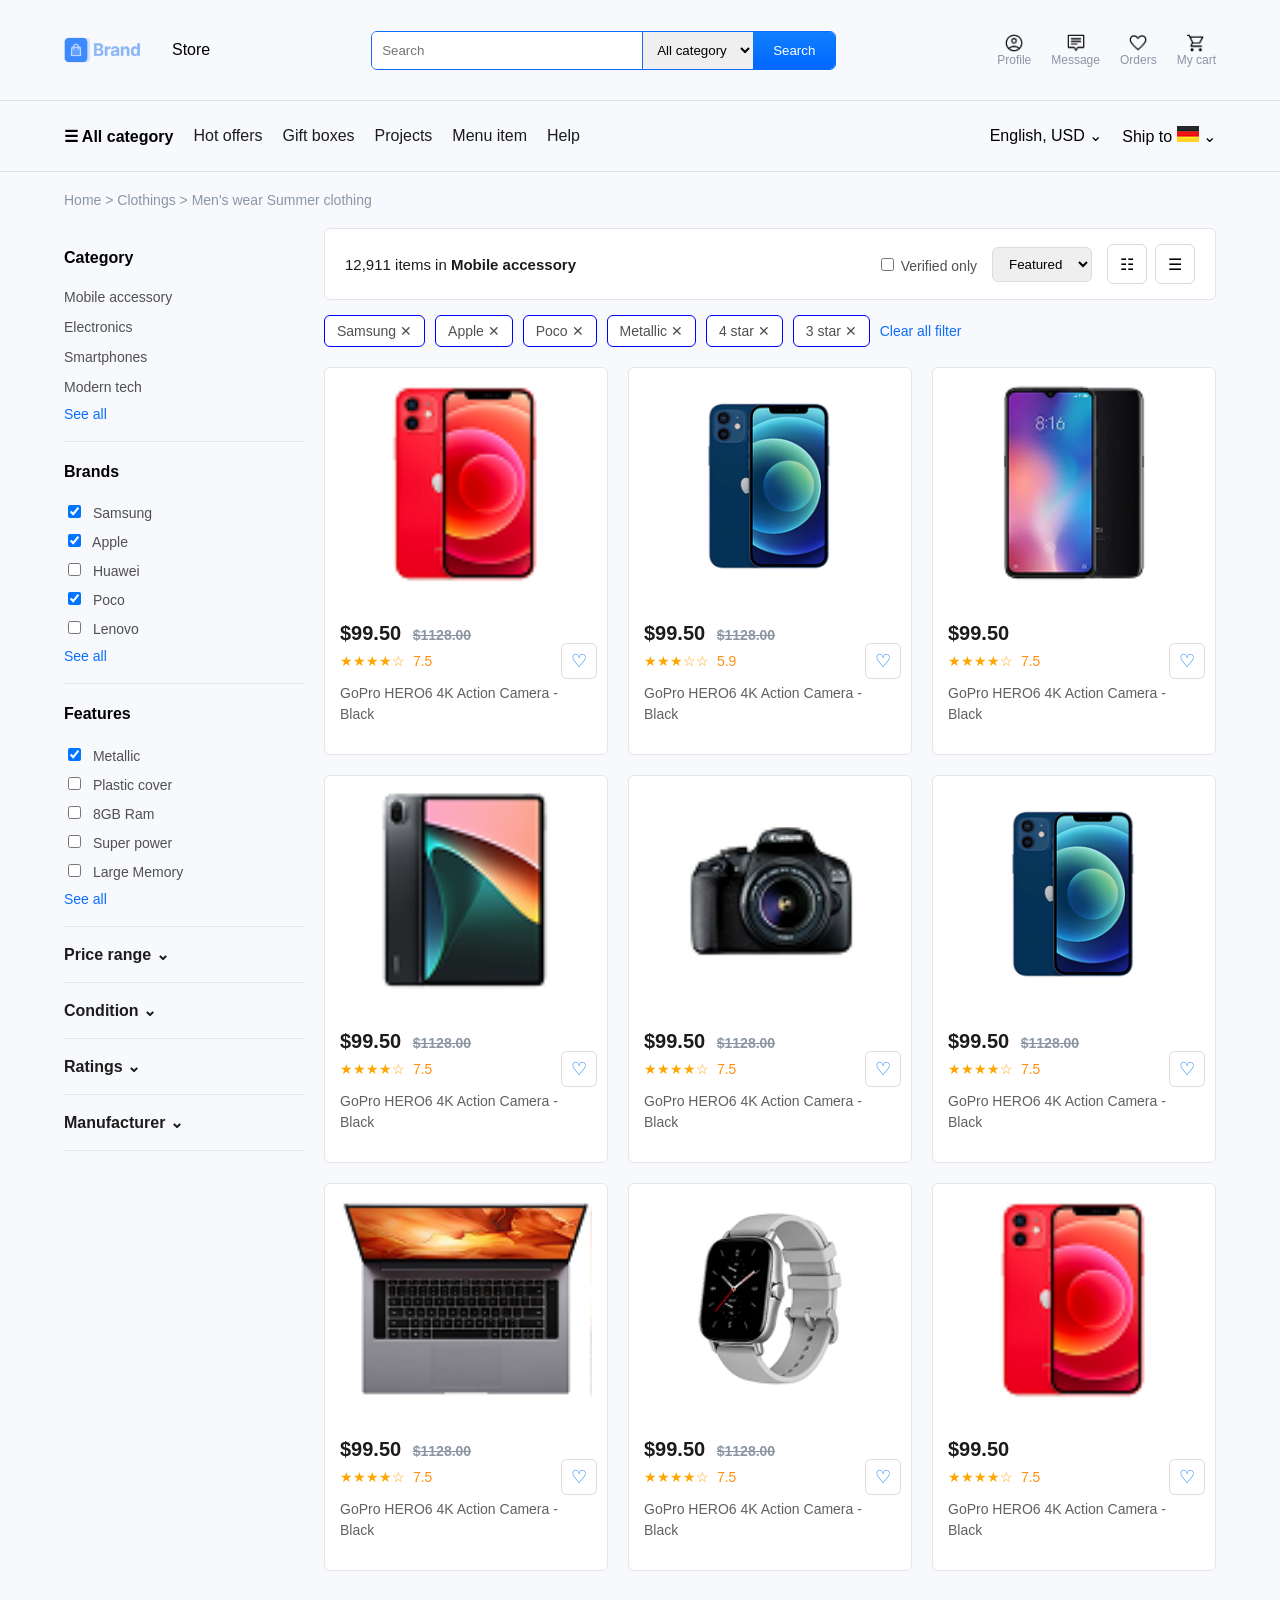
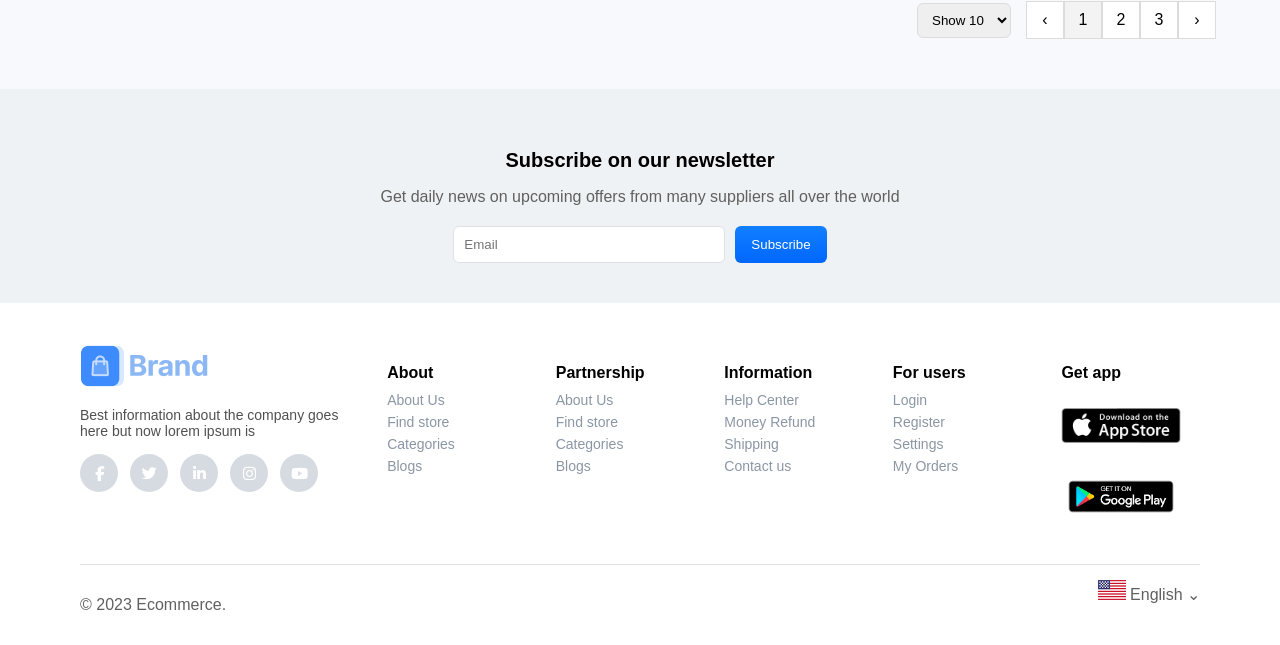
<file: product-filtered.html>
<!DOCTYPE html>
<html lang="en">

<head>
    <meta charset="UTF-8">
    <meta name="viewport" content="width=device-width, initial-scale=1.0">
    <title>Document</title>
    <link rel="stylesheet" href="css/product_filter_page.css">
    <link rel="stylesheet" href="https://cdnjs.cloudflare.com/ajax/libs/font-awesome/6.5.1/css/all.min.css">
</head>

<body>
    <header class="header">
        <!-- TOP HEADER -->
        <div class="container header-top">
            <!-- Logo -->
            <div class="logo">
                <img src="assets/logo-colored.png" alt="logo">
                <p>Store</p>
            </div>
            <!-- Search -->
            <div class="search-box">
                <input type="text" placeholder="Search">
                <select>
                    <option>All category</option>
                </select>
                <button class="search-btn">Search</button>
            </div>
            <!-- Icons -->
            <div class="icons">
                <a href="#" class="icon">
                    <img src="assets/profile.png">
                    <span>Profile</span>
                </a>
                <a href="#" class="icon">
                    <img src="assets/message.png">
                    <span>Message</span>
                </a>
                <a href="#" class="icon">
                    <img src="assets/order.png">
                    <span>Orders</span>
                </a>
                <a href="cart.html" class="icon">
                    <img src="assets/cart.png">
                    <span>My cart</span>
                </a>
            </div>
        </div>
        <!-- NAVBAR -->
        <div class="navbar">
            <div class="container nav-content">
                <div class="nav-left">
                    <span class="menu">☰ All category</span>
                    <a href="#">Hot offers</a>
                    <a href="#">Gift boxes</a>
                    <a href="#">Projects</a>
                    <a href="#">Menu item</a>
                    <a href="#">Help</a>
                </div>
                <div class="nav-right">
                    <span>English, USD &#8964;</span>
                    <span>Ship to <img src="assets/flags/DE@2x.png"> &#8964;</span>
                </div>
            </div>
        </div>
    </header>

    <!-- BREADCRUMB -->
    <div class="breadcrumb container">
        <a href="index.html">Home</a> >
        <span>Clothings</a> >
            <span>Men's wear</span>
            <span>Summer clothing</span>
    </div>

    <!-- MAIN -->
    <section class="filtered-page container">

        <!-- SIDEBAR -->
        <aside class="filter-sidebar">

            <div class="filter-box">
                <h4>Category</h4>

                <p>Mobile accessory</p>
                <p>Electronics</p>
                <p>Smartphones</p>
                <p>Modern tech</p>

                <a href="#">See all</a>
            </div>

            <div class="filter-box">
                <h4>Brands</h4>

                <label><input type="checkbox" checked> Samsung</label>
                <label><input type="checkbox" checked> Apple</label>
                <label><input type="checkbox"> Huawei</label>
                <label><input type="checkbox" checked> Poco</label>
                <label><input type="checkbox"> Lenovo</label>

                <a href="#">See all</a>
            </div>

            <div class="filter-box">
                <h4>Features</h4>

                <label><input type="checkbox" checked> Metallic</label>
                <label><input type="checkbox"> Plastic cover</label>
                <label><input type="checkbox"> 8GB Ram</label>
                <label><input type="checkbox"> Super power</label>
                <label><input type="checkbox"> Large Memory</label>

                <a href="#">See all</a>
            </div>

            <div class="filter-box">
                <span>Price range &#8964;</span>
            </div>

            <div class="filter-box">
                <span>Condition &#8964;</span>
            </div>

            <div class="filter-box">
                <span>Ratings &#8964;</span>
            </div>

            <div class="filter-box">
                <span>Manufacturer &#8964;</span>
            </div>

        </aside>

        <!-- PRODUCTS -->
        <div class="filtered-products">

            <!-- TOP BAR -->
            <div class="top-filter-bar">

                <div class="results">
                    12,911 items in <b>Mobile accessory</b>
                </div>

                <div class="top-actions">

                    <label class="verified">
                        <input type="checkbox">
                        Verified only
                    </label>

                    <select>
                        <option>Featured</option>
                    </select>

                    <div class="view-icons">
                        <span>☷</span>
                        <span>☰</span>
                    </div>

                </div>

            </div>

            <!-- FILTER TAGS -->
            <div class="filter-tags">

                <span>Samsung ✕</span>
                <span>Apple ✕</span>
                <span>Poco ✕</span>
                <span>Metallic ✕</span>
                <span>4 star ✕</span>
                <span>3 star ✕</span>

                <a href="#">Clear all filter</a>

            </div>

            <!-- PRODUCTS GRID -->
            <div class="products-grid">

                <!-- CARD 1 -->
                <a href="product-page.html" class="product-link">
                    <div class="product-box">
                        <img src="assets/tech/redphone.png">

                        <div class="product-info">
                            <h3>$99.50 <span>$1128.00</span></h3>

                            <div class="rating">
                                ★★★★☆ <span>7.5</span>
                            </div>

                            <p>GoPro HERO6 4K Action Camera - Black</p>
                        </div>

                        <div class="wishlist">♡</div>
                    </div>
                </a>

                <!-- CARD 2 -->
                <a href="product-page.html" class="product-link">
                    <div class="product-box">
                        <img src="assets/tech/bluephone.png">

                        <div class="product-info">
                            <h3>$99.50 <span>$1128.00</span></h3>

                            <div class="rating">
                                ★★★☆☆ <span>5.9</span>
                            </div>

                            <p>GoPro HERO6 4K Action Camera - Black</p>
                        </div>

                        <div class="wishlist">♡</div>
                    </div>
                </a>

                <!-- CARD 3 -->
                <a href="product-page.html" class="product-link">
                    <div class="product-box">
                        <img src="assets/tech/phone1.png">

                        <div class="product-info">
                            <h3>$99.50</h3>

                            <div class="rating">
                                ★★★★☆ <span>7.5</span>
                            </div>

                            <p>GoPro HERO6 4K Action Camera - Black</p>
                        </div>

                        <div class="wishlist">♡</div>
                    </div>
                </a>

                <!-- CARD 4 -->
                <a href="product-page.html" class="product-link">
                    <div class="product-box">
                        <img src="assets/tech/phone2.png">

                        <div class="product-info">
                            <h3>$99.50 <span>$1128.00</span></h3>

                            <div class="rating">
                                ★★★★☆ <span>7.5</span>
                            </div>

                            <p>GoPro HERO6 4K Action Camera - Black</p>
                        </div>

                        <div class="wishlist">♡</div>
                    </div>
                </a>

                <!-- CARD 5 -->
                <a href="product-page.html" class="product-link">
                    <div class="product-box">
                        <img src="assets/tech/camera.png">

                        <div class="product-info">
                            <h3>$99.50 <span>$1128.00</span></h3>

                            <div class="rating">
                                ★★★★☆ <span>7.5</span>
                            </div>

                            <p>GoPro HERO6 4K Action Camera - Black</p>
                        </div>

                        <div class="wishlist">♡</div>
                    </div>
                </a>

                <!-- CARD 6 -->
                <a href="product-page.html" class="product-link">
                    <div class="product-box">
                        <img src="assets/tech/bluephone.png">

                        <div class="product-info">
                            <h3>$99.50 <span>$1128.00</span></h3>

                            <div class="rating">
                                ★★★★☆ <span>7.5</span>
                            </div>

                            <p>GoPro HERO6 4K Action Camera - Black</p>
                        </div>

                        <div class="wishlist">♡</div>
                    </div>
                </a>

                <!-- CARD 7 -->
                <a href="product-page.html" class="product-link">
                    <div class="product-box">
                        <img src="assets/tech/laptop.png">

                        <div class="product-info">
                            <h3>$99.50 <span>$1128.00</span></h3>

                            <div class="rating">
                                ★★★★☆ <span>7.5</span>
                            </div>

                            <p>GoPro HERO6 4K Action Camera - Black</p>
                        </div>

                        <div class="wishlist">♡</div>
                    </div>
                </a>

                <!-- CARD 8 -->
                <a href="product-page.html" class="product-link">
                    <div class="product-box">
                        <img src="assets/tech/watch.png">

                        <div class="product-info">
                            <h3>$99.50 <span>$1128.00</span></h3>

                            <div class="rating">
                                ★★★★☆ <span>7.5</span>
                            </div>

                            <p>GoPro HERO6 4K Action Camera - Black</p>
                        </div>

                        <div class="wishlist">♡</div>
                    </div>
                </a>

                <!-- CARD 9 -->
                <a href="product-page.html" class="product-link">
                    <div class="product-box">
                        <img src="assets/tech/redphone.png">

                        <div class="product-info">
                            <h3>$99.50</h3>

                            <div class="rating">
                                ★★★★☆ <span>7.5</span>
                            </div>

                            <p>GoPro HERO6 4K Action Camera - Black</p>
                        </div>

                        <div class="wishlist">♡</div>
                    </div>
                </a>

            </div>

            <!-- PAGINATION -->
            <div class="pagination">

                <select>
                    <option>Show 10</option>
                </select>

                <div class="pages">
                    <span>‹</span>
                    <span class="active">1</span>
                    <span>2</span>
                    <span>3</span>
                    <span>›</span>
                </div>

            </div>

        </div>

    </section>

    <!-- NEWSLETTER -->
    <section class="newsletter">
        <h3>Subscribe on our newsletter</h3>
        <p>Get daily news on upcoming offers from many suppliers all over the world</p>

        <div class="newsletter-form">
            <input type="email" placeholder="Email">
            <button>Subscribe</button>
        </div>
    </section>

    <!-- FOOTER -->
    <footer class="footer">

        <div class="footer-top">

            <div class="brand">
                <img src="assets/logo-colored.png">
                <p>Best information about the company goes here but now lorem ipsum is</p>
                <div class="socials">
                    <span><i class="fa-brands fa-facebook-f"></i></span>
                    <span><i class="fa-brands fa-twitter"></i></span>
                    <span><i class="fa-brands fa-linkedin-in"></i></span>
                    <span><i class="fa-brands fa-instagram"></i></span>
                    <span><i class="fa-brands fa-youtube"></i></span>
                </div>
            </div>

            <div class="footer-col">
                <h4>About</h4>
                <a href="#">About Us</a>
                <a href="#">Find store</a>
                <a href="#">Categories</a>
                <a href="#">Blogs</a>
            </div>

            <div class="footer-col">
                <h4>Partnership</h4>
                <a href="#">About Us</a>
                <a href="#">Find store</a>
                <a href="#">Categories</a>
                <a href="#">Blogs</a>
            </div>

            <div class="footer-col">
                <h4>Information</h4>
                <a href="#">Help Center</a>
                <a href="#">Money Refund</a>
                <a href="#">Shipping</a>
                <a href="#">Contact us</a>
            </div>

            <div class="footer-col">
                <h4>For users</h4>
                <a href="#">Login</a>
                <a href="#">Register</a>
                <a href="#">Settings</a>
                <a href="#">My Orders</a>
            </div>

            <div class="footer-col app">
                <h4>Get app</h4>
                <img src="assets/appstore.png">
                <img src="assets/playstore.png">
            </div>

        </div>

        <div class="footer-bottom">
            <p>© 2023 Ecommerce.</p>
            <span><img src="assets/flags/US@2x.png"> English &#8964;</span>
        </div>

    </footer>
    <script src="js/script.js"></script>
</body>

</html>
</file>
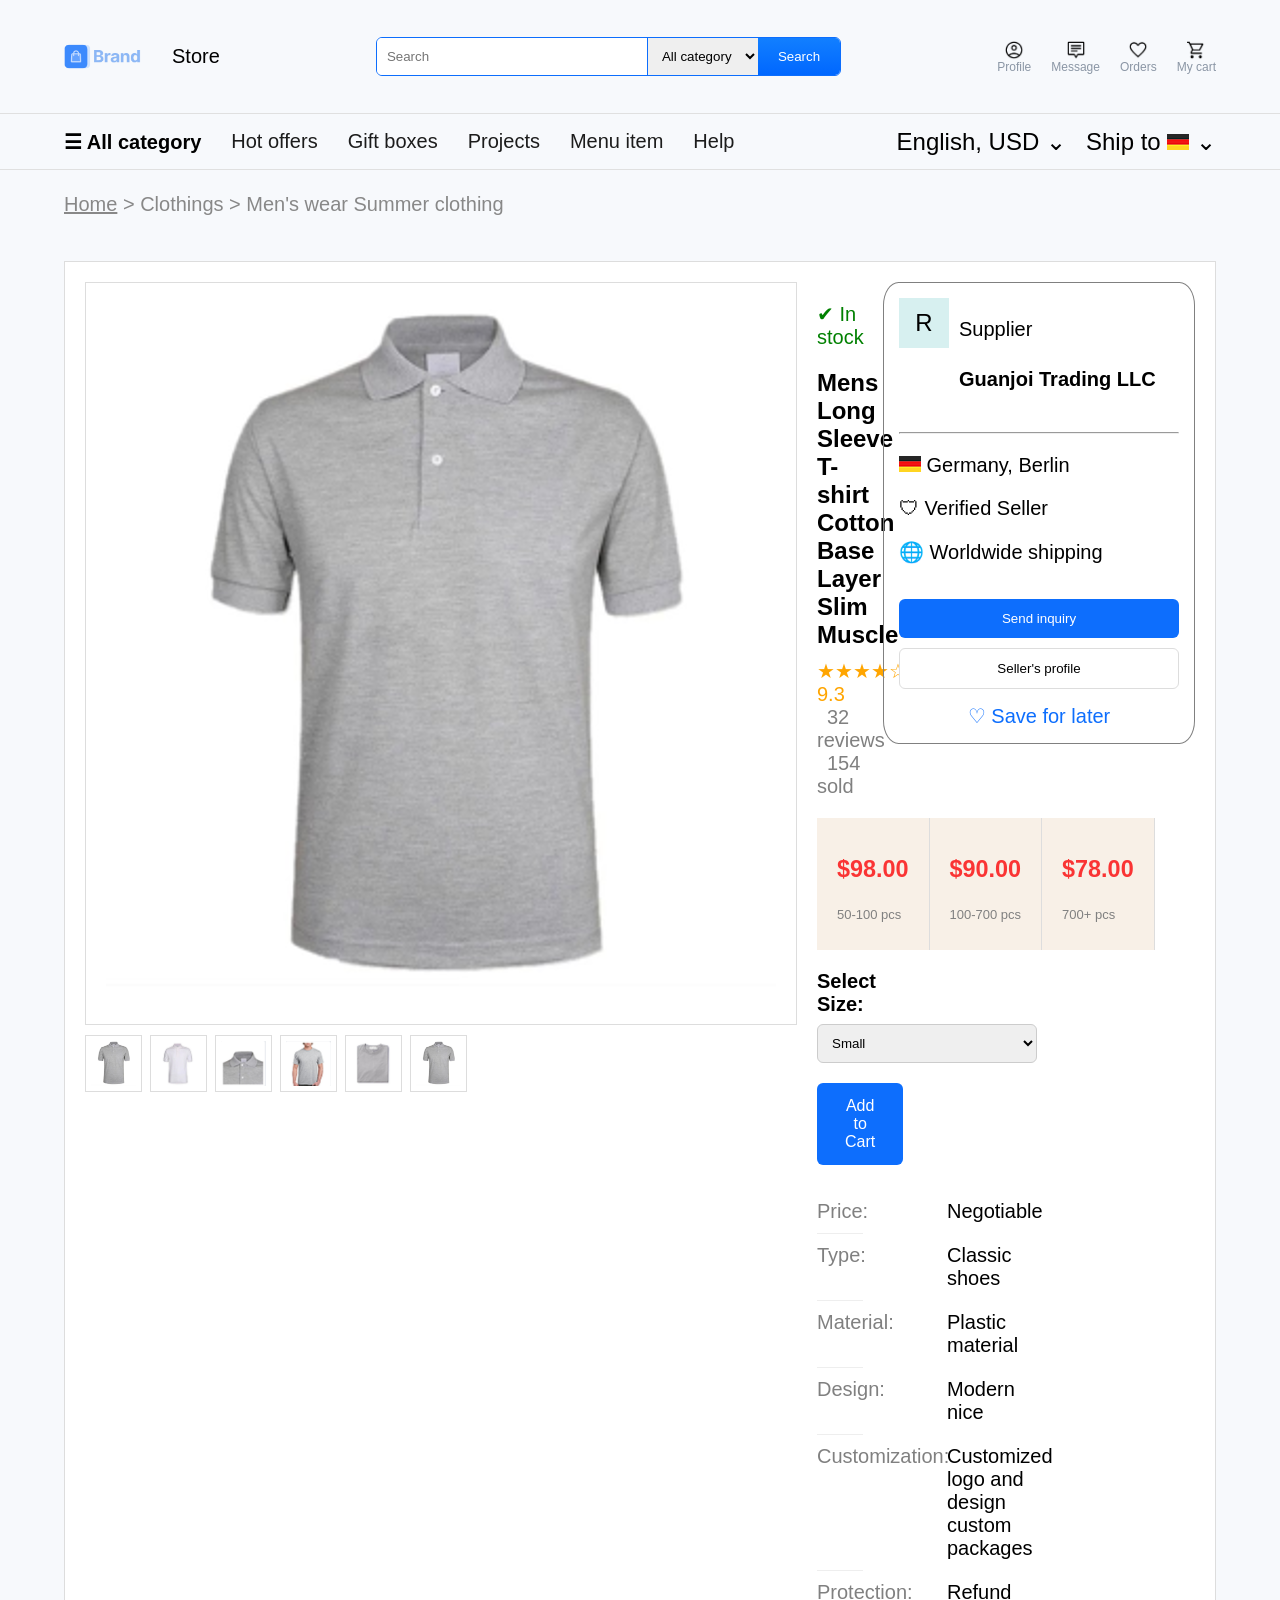
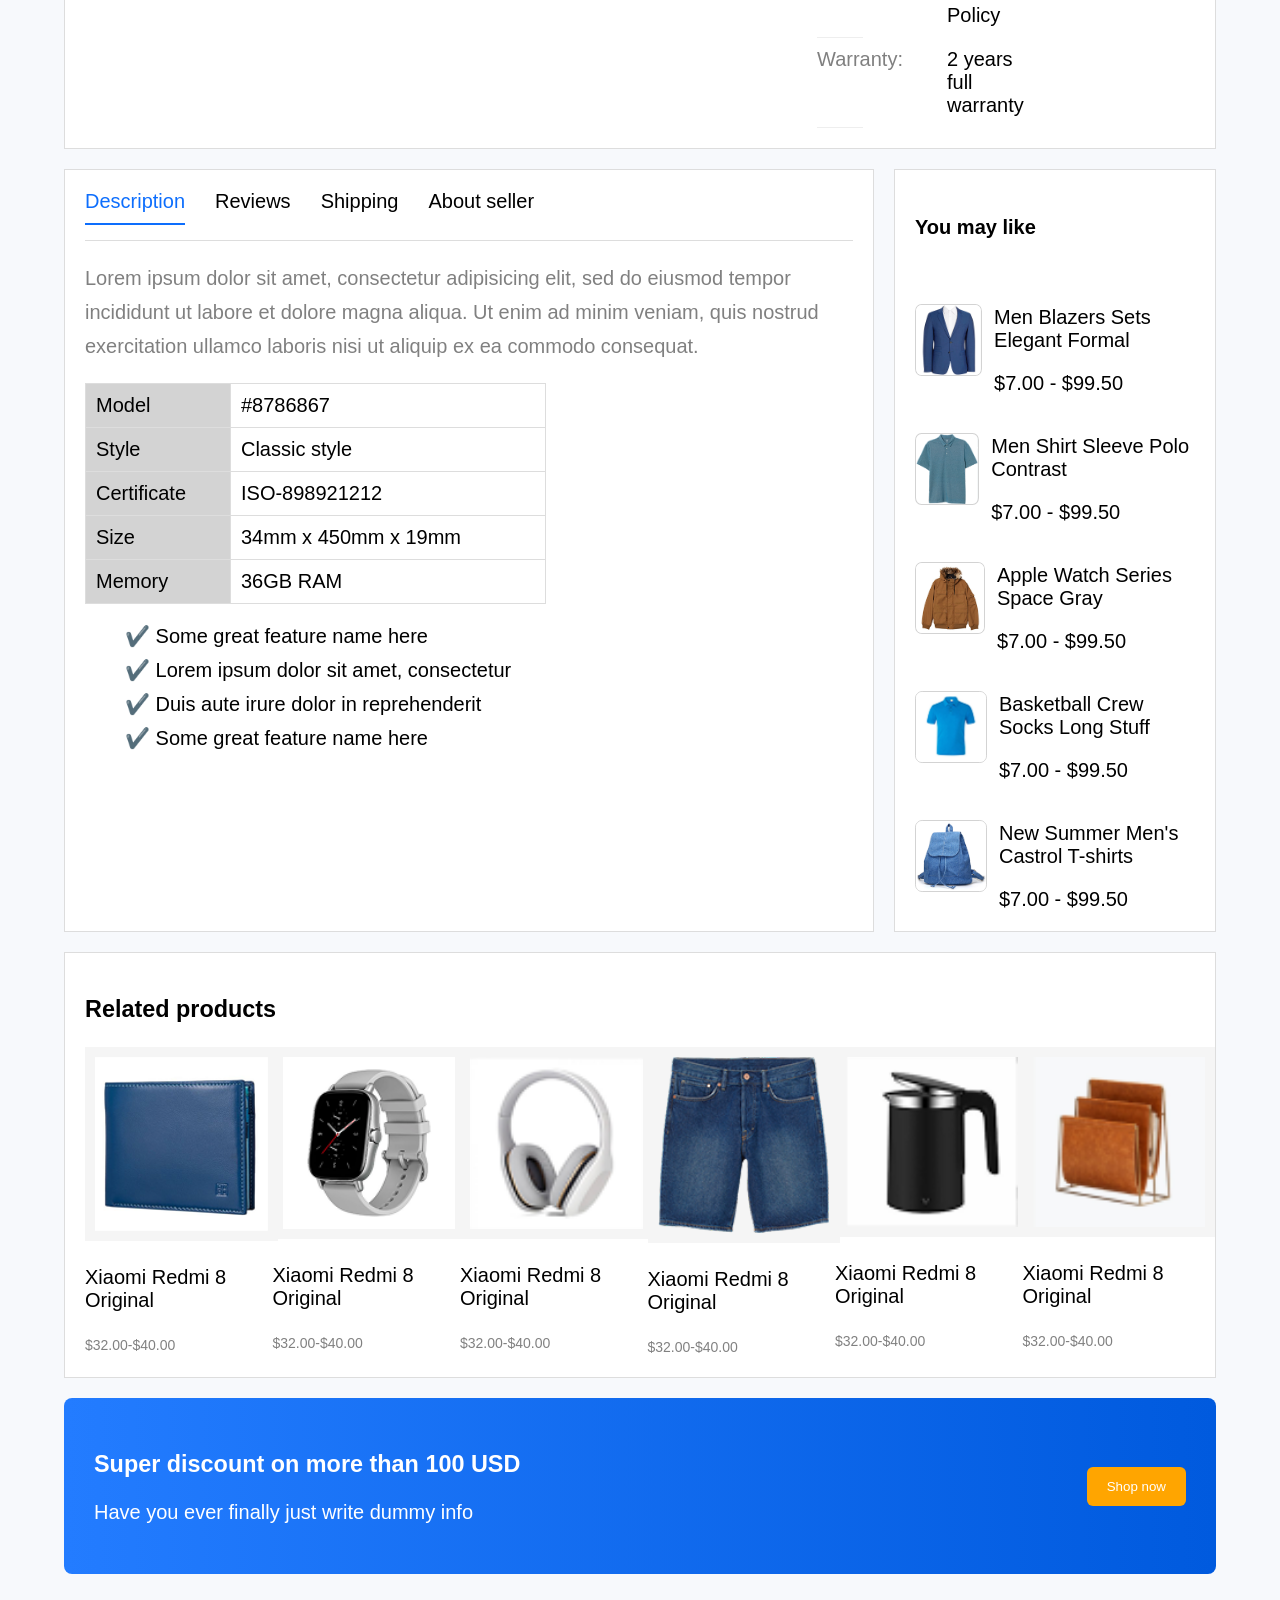
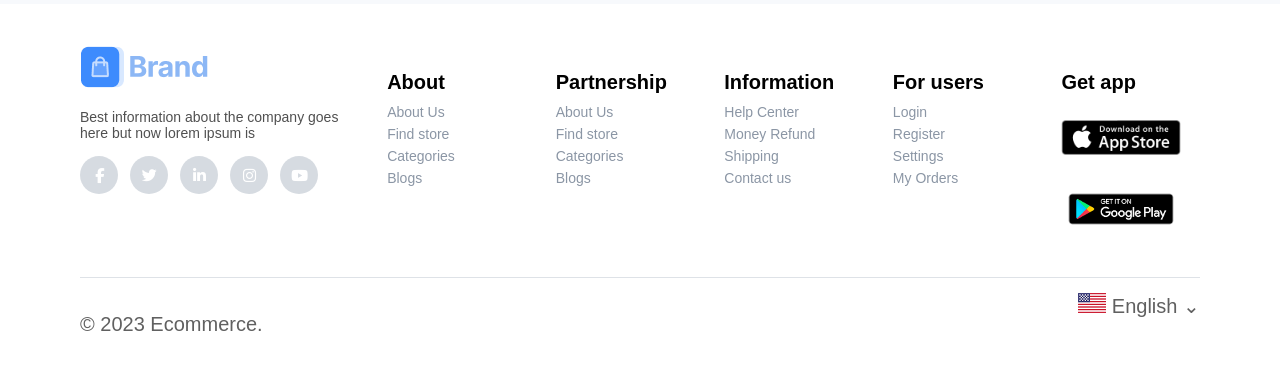
<file: product-page.html>
<!DOCTYPE html>
<html lang="en">

<head>
    <meta charset="UTF-8">
    <meta name="viewport" content="width=device-width, initial-scale=1.0">
    <title>Document</title>
    <link rel="stylesheet" href="css/product_page.css">
    <link rel="stylesheet" href="https://cdnjs.cloudflare.com/ajax/libs/font-awesome/6.5.1/css/all.min.css">
</head>

<body>
    <header class="header">
        <!-- TOP HEADER -->
        <div class="container header-top">
            <!-- Logo -->
            <div class="logo">
                <img src="assets/logo-colored.png" alt="logo">
                <p>Store</p>
            </div>
            <!-- Search -->
            <div class="search-box">
                <input type="text" placeholder="Search">
                <select>
                    <option>All category</option>
                </select>
                <button class="search-btn">Search</button>
            </div>
            <!-- Icons -->
            <div class="icons">
                <a href="#" class="icon">
                    <img src="assets/profile.png">
                    <span>Profile</span>
                </a>
                <a href="#" class="icon">
                    <img src="assets/message.png">
                    <span>Message</span>
                </a>
                <a href="#" class="icon">
                    <img src="assets/order.png">
                    <span>Orders</span>
                </a>
                <a href="cart.html" class="icon">
                    <img src="assets/cart.png">
                    <span>My cart</span>
                </a>
            </div>
        </div>
        <!-- NAVBAR -->
        <div class="navbar">
            <div class="container nav-content">
                <div class="nav-left">
                    <span class="menu">☰ All category</span>
                    <a href="#">Hot offers</a>
                    <a href="#">Gift boxes</a>
                    <a href="#">Projects</a>
                    <a href="#">Menu item</a>
                    <a href="#">Help</a>
                </div>
                <div class="nav-right">
                    <span>English, USD &#8964;</span>
                    <span>Ship to <img src="assets/flags/DE@2x.png"> &#8964;</span>
                </div>
            </div>
        </div>
    </header>
    <br>

    <!-- BREADCRUMB -->
    <div class="breadcrumb container">
        <a href="index.html">Home</a> >
        <span>Clothings</a> >
            <span>Men's wear</span>
            <span>Summer clothing</span>
    </div>

    <section class="product-detail-page container">

        <!-- TOP SECTION -->
        <div class="product-top">

            <!-- LEFT -->
            <div class="product-gallery">

                <div class="main-image">
                    <img src="assets/cloth/grey.png">
                </div>

                <div class="small-images">
                    <img src="assets/cloth/grey.png">
                    <img src="assets/cloth/white.png">
                    <img src="assets/cloth/collar.png">
                    <img src="assets/cloth/guy.png">
                    <img src="assets/cloth/folded.png">
                    <img src="assets/cloth/grey.png">
                </div>

            </div>

            <!-- CENTER -->
            <!-- CENTER -->
            <div class="product-info">

                <p class="stock">✔ In stock</p>

                <h2>
                    Mens Long Sleeve T-shirt Cotton Base
                    Layer Slim Muscle
                </h2>

                <div class="reviews">
                    ★★★★☆
                    <span>9.3</span>

                    <span class="gray">32 reviews</span>
                    <span class="gray">154 sold</span>
                </div>

                <!-- PRICE BOX -->
                <div class="price-boxes">

                    <div class="price-card active">
                        <h3>$98.00</h3>
                        <p>50-100 pcs</p>
                    </div>

                    <div class="price-card">
                        <h3>$90.00</h3>
                        <p>100-700 pcs</p>
                    </div>

                    <div class="price-card">
                        <h3>$78.00</h3>
                        <p>700+ pcs</p>
                    </div>

                </div>

                <!-- SIZE DROPDOWN -->
                <div class="size-select">

                    <label>Select Size:</label>

                    <select>
                        <option>Small</option>
                        <option>Medium</option>
                        <option>Large</option>
                        <option>XL</option>
                    </select>

                </div>

                <!-- ADD TO CART -->
                <button class="add-cart-btn">
                    Add to Cart
                </button>

                <!-- DETAILS -->
                <div class="product-meta">

                    <div class="meta-row">
                        <span>Price:</span>
                        <p>Negotiable</p>
                    </div>

                    <div class="meta-row">
                        <span>Type:</span>
                        <p>Classic shoes</p>
                    </div>

                    <div class="meta-row">
                        <span>Material:</span>
                        <p>Plastic material</p>
                    </div>

                    <div class="meta-row">
                        <span>Design:</span>
                        <p>Modern nice</p>
                    </div>

                    <div class="meta-row">
                        <span>Customization:</span>
                        <p>Customized logo and design custom packages</p>
                    </div>

                    <div class="meta-row">
                        <span>Protection:</span>
                        <p>Refund Policy</p>
                    </div>

                    <div class="meta-row">
                        <span>Warranty:</span>
                        <p>2 years full warranty</p>
                    </div>

                </div>

            </div>

            <!-- RIGHT -->
            <div class="seller-box">

                <div class="seller-top">

                    <div class="seller-logo">
                        R
                    </div>

                    <div>
                        <p>Supplier</p>
                        <h4>Guanjoi Trading LLC</h4>
                    </div>

                </div>

                <hr>

                <p><img src="assets/flags/DE@2x.png"> Germany, Berlin</p>
                <p>🛡 Verified Seller</p>
                <p>🌐 Worldwide shipping</p>

                <button class="send-btn">
                    Send inquiry
                </button>

                <button class="profile-btn">
                    Seller's profile
                </button>

                <a href="#" class="save">
                    ♡ Save for later
                </a>

            </div>

        </div>

        <!-- BOTTOM -->
        <div class="bottom-layout">

            <!-- LEFT -->
            <div class="description-box">

                <!-- TABS -->
                <div class="tabs">
                    <span class="active">Description</span>
                    <span>Reviews</span>
                    <span>Shipping</span>
                    <span>About seller</span>
                </div>

                <p class="desc-text">
                    Lorem ipsum dolor sit amet, consectetur adipisicing elit,
                    sed do eiusmod tempor incididunt ut labore et dolore magna aliqua.
                    Ut enim ad minim veniam, quis nostrud exercitation ullamco laboris nisi ut aliquip ex ea commodo
                    consequat.
                </p>

                <!-- TABLE -->
                <table>

                    <tr>
                        <td>Model</td>
                        <td>#8786867</td>
                    </tr>

                    <tr>
                        <td>Style</td>
                        <td>Classic style</td>
                    </tr>

                    <tr>
                        <td>Certificate</td>
                        <td>ISO-898921212</td>
                    </tr>

                    <tr>
                        <td>Size</td>
                        <td>34mm x 450mm x 19mm</td>
                    </tr>

                    <tr>
                        <td>Memory</td>
                        <td>36GB RAM</td>
                    </tr>

                </table>

                <!-- FEATURES -->
                <ul class="features">
                    <li>✔️ Some great feature name here</li>
                    <li>✔️ Lorem ipsum dolor sit amet, consectetur</li>
                    <li>✔️ Duis aute irure dolor in reprehenderit</li>
                    <li>✔️ Some great feature name here</li>
                </ul>

            </div>

            <!-- RIGHT -->
            <div class="you-may-like">

                <h4>You may like</h4>

                <div class="like-item">
                    <img src="assets/cloth/suit.png">
                    <div>
                        <p>Men Blazers Sets Elegant Formal</p>
                        <span>$7.00 - $99.50</span>
                    </div>
                </div>

                <div class="like-item">
                    <img src="assets/cloth/shirt.png">
                    <div>
                        <p>Men Shirt Sleeve Polo Contrast</p>
                        <span>$7.00 - $99.50</span>
                    </div>
                </div>

                <div class="like-item">
                    <img src="assets/cloth/jacket.png">
                    <div>
                        <p>Apple Watch Series Space Gray</p>
                        <span>$7.00 - $99.50</span>
                    </div>
                </div>

                <div class="like-item">
                    <img src="assets/cloth/blueshirt.png">
                    <div>
                        <p>Basketball Crew Socks Long Stuff</p>
                        <span>$7.00 - $99.50</span>
                    </div>
                </div>

                <div class="like-item">
                    <img src="assets/cloth/bag.png">
                    <div>
                        <p>New Summer Men's Castrol T-shirts</p>
                        <span>$7.00 - $99.50</span>
                    </div>
                </div>

            </div>

        </div>

        <!-- RELATED -->
        <div class="related-products">

            <h3>Related products</h3>

            <div class="related-grid">

                <div class="related-card">
                    <img src="assets/cloth/wallet.png">
                    <p>Xiaomi Redmi 8 Original</p>
                    <span>$32.00-$40.00</span>
                </div>

                <div class="related-card">
                    <img src="assets/tech/watch.png">
                    <p>Xiaomi Redmi 8 Original</p>
                    <span>$32.00-$40.00</span>
                </div>

                <div class="related-card">
                    <img src="assets/tech/whiteheadphone.png">
                    <p>Xiaomi Redmi 8 Original</p>
                    <span>$32.00-$40.00</span>
                </div>

                <div class="related-card">
                    <img src="assets/cloth/short.png">
                    <p>Xiaomi Redmi 8 Original</p>
                    <span>$32.00-$40.00</span>
                </div>

                <div class="related-card">
                    <img src="assets/tech/kettle.png">
                    <p>Xiaomi Redmi 8 Original</p>
                    <span>$32.00-$40.00</span>
                </div>

                <div class="related-card">
                    <img src="assets/interior/brownfile.png">
                    <p>Xiaomi Redmi 8 Original</p>
                    <span>$32.00-$40.00</span>
                </div>

            </div>

        </div>

        <!-- BANNER -->
        <div class="discount-banner">

            <div>
                <h3>Super discount on more than 100 USD</h3>
                <p>Have you ever finally just write dummy info</p>
            </div>

            <button>Shop now</button>

        </div>

    </section>

    <!-- FOOTER -->
    <footer class="footer">

        <div class="footer-top">

            <div class="brand">
                <img src="assets/logo-colored.png">
                <p>Best information about the company goes here but now lorem ipsum is</p>
                <div class="socials">
                    <span><i class="fa-brands fa-facebook-f"></i></span>
                    <span><i class="fa-brands fa-twitter"></i></span>
                    <span><i class="fa-brands fa-linkedin-in"></i></span>
                    <span><i class="fa-brands fa-instagram"></i></span>
                    <span><i class="fa-brands fa-youtube"></i></span>
                </div>
            </div>

            <div class="footer-col">
                <h4>About</h4>
                <a href="#">About Us</a>
                <a href="#">Find store</a>
                <a href="#">Categories</a>
                <a href="#">Blogs</a>
            </div>

            <div class="footer-col">
                <h4>Partnership</h4>
                <a href="#">About Us</a>
                <a href="#">Find store</a>
                <a href="#">Categories</a>
                <a href="#">Blogs</a>
            </div>

            <div class="footer-col">
                <h4>Information</h4>
                <a href="#">Help Center</a>
                <a href="#">Money Refund</a>
                <a href="#">Shipping</a>
                <a href="#">Contact us</a>
            </div>

            <div class="footer-col">
                <h4>For users</h4>
                <a href="#">Login</a>
                <a href="#">Register</a>
                <a href="#">Settings</a>
                <a href="#">My Orders</a>
            </div>

            <div class="footer-col app">
                <h4>Get app</h4>
                <img src="assets/appstore.png">
                <img src="assets/playstore.png">
            </div>

        </div>

        <div class="footer-bottom">
            <p>© 2023 Ecommerce.</p>
            <span><img src="assets/flags/US@2x.png"> English &#8964;</span>
        </div>

    </footer>

    <script src="js/script.js"></script>
</body>

</html>
</file>
<file: css/style.css>
body {
  margin: 0;
  font-family: 'Inter', sans-serif;
  background: #F7F9FC;
}

.container {
  width: 90%;
  margin: auto;
}

/* HEADER TOP */
.header-top {
  display: flex;
  align-items: center;
  justify-content: space-between;
}

section {
  margin-top: 30px;
}

/* LOGO */
.logo {
  display: flex;
  align-items: center;
  gap: 18px;
}

.logo img {
  width: 90px;
}

/* SEARCH */
.search-box {
  display: flex;
  border: 1px solid #0D6EFD;
  border-radius: 6px;
  overflow: hidden;
}

.search-box input {
  padding: 10px;
  border: none;
  outline: none;
  width: 250px;
}

.search-box select {
  border: none;
  border-left: 1px solid #0D6EFD;
  padding: 10px;
}

.search-box button {
  background: linear-gradient(180deg, #127FFF, #0067FF);
  color: white;
  border: none;
  padding: 10px 20px;
  cursor: pointer;
}

/* ICONS */
.icons {
  display: flex;
  gap: 20px;
}

.icons a {
  text-decoration: none;
  color: #8B96A5;
}

.icons a:hover {
  color: #0D6EFD;
}

.icon {
  text-align: center;
  font-size: 12px;
  color: #8B96A5;
}

.icon img {
  width: 20px;
  display: block;
  margin: auto;
}

/* NAVBAR */
.navbar {
  border-top: 1px solid #E0E0E0;
  border-bottom: 1px solid #E0E0E0;
}

.nav-content {
  display: flex;
  justify-content: space-between;
  align-items: center;
}

.nav-left {
  display: flex;
  gap: 30px;
  align-items: center;
}

.nav-left a {
  text-decoration: none;
  color: #1C1C1C;
  font-weight: 500;
}

.menu {
  font-weight: bold;
  cursor: pointer;
}

.nav-right {
  display: flex;
  gap: 20px;
}



/* MAIN SECTION */
.main-section {
  background: white;
  padding: 15px;
  border: 1px solid #DEE2E7;
  border-radius: 6px;
  display: flex;
  gap: 20px;
}

/* SIDE MENU */
.side-menu {
  width: 220px;
}

.side-menu ul {
  list-style: none;
  padding: 0;
}

.side-menu li {
  padding: 10px;
  cursor: pointer;
  color: #505050;
}

.side-menu li.active {
  background: #E5F1FF;
  border-radius: 6px;
  font-weight: 500;
}

/* BANNER */
.banner {
  flex: 1;
  position: relative;
  background: #9FD3C7;
  border-radius: 6px;
  overflow: hidden;
  display: flex;
  align-items: center;
}

.banner img {
  position: absolute;
  right: 0;
  height: 100%;
}

.banner-text {
  padding: 30px;
  z-index: 1;
}

.banner-text h2 {
  margin: 5px 0;
}

.banner-text button {
  padding: 10px 15px;
  border: none;
  background: white;
  border-radius: 6px;
  cursor: pointer;
}

/* RIGHT SIDE */
.right-boxes {
  width: 200px;
  display: flex;
  flex-direction: column;
  gap: 10px;
}

.user-box {
  background: #E3F0FF;
  padding: 10px;
  border-radius: 6px;
}

.avatar {
  width: 40px;
  height: 40px;
  border-radius: 50%;
  overflow: hidden;
  border: 2px solid #E3F0FF;
}

.avatar img {
  width: 100%;
  height: 100%;
  object-fit: cover;
  display: block;
  /* IMPORTANT */
}

.user-info {
  display: flex;
  gap: 10px;
  align-items: center;
}

.user-box button {
  width: 100%;
  margin-top: 5px;
  padding: 6px;
  border-radius: 6px;
  border: none;
}

.join {
  background: linear-gradient(#127FFF, #0067FF);
  color: white;
}

.login {
  background: white;
  border: 1px solid #ccc;
}

.offer {
  padding: 30px;
  border-radius: 6px;
  color: white;
  font-size: 17px;
}

.orange {
  background: #F38332;
}

.blue {
  background: #55BDC4;
}

/* DEALS */
.deals {
  margin-top: 30px;
  display: flex;
  border: 1px solid #DEE2E7;
  border-radius: 6px;
  padding: 15px;
  background-color: #fff;
}

/* LEFT INFO */
.deals {
  display: flex;
  border: 1px solid #E0E0E0;
  border-radius: 6px;
  overflow: hidden;
}

.deal-info {
  width: 250px;
  padding: 20px;
}

.timer {
  display: flex;
  gap: 10px;
  margin-top: 15px;
}

.timer div {
  background: #606060;
  color: white;
  padding: 8px;
  border-radius: 5px;
  text-align: center;
}

/* PRODUCTS */
.products {
  display: grid;
  grid-template-columns: repeat(5, 1fr);
  /* 5 equal columns */
  border-top: 1px solid #E0E0E0;
}

.product {
  text-align: center;
  padding: 40px;
  border-right: 1px solid #E0E0E0;

}

/* remove last border */
.product:last-child {
  border-right: none;
}

.product img {
  width: 100px;
  height: 100px;
  object-fit: contain;
  margin-bottom: 10px;
}

.product p {
  margin: 10px 0;
}

.product span {
  display: inline-block;
  background: #FFE3E3;
  color: red;
  padding: 5px 12px;
  border-radius: 20px;
  margin-top: 5px;
}


/* ================= BLOCK ================= */
.block {
  width: 1180px;
  margin: 40px auto;
  display: flex;
  background: #fff;
  border: 1px solid #E0E0E0;
  border-radius: 6px;
  overflow: hidden;
}

/* LEFT PANEL */
.left-panel {
  width: 280px;
  padding: 20px;
  position: relative;
}

.left-panel.light {
  background: #FFE0B0;
}

.left-panel.dark {
  background: #C4C4C4;
}

.left-panel h2 {
  font-size: 20px;
  margin-bottom: 20px;
  font-weight: 600;
  /* instead of bolder */
  color: #333;
}

.left-panel button {
  padding: 10px 16px;
  border: none;
  background: rgba(255, 255, 255, 0.9);
  /* soft white */
  border-radius: 6px;
  cursor: pointer;
  font-weight: 500;
  transition: 0.3s;
}

.left-panel button:hover {
  background: #b8a6a6;
  box-shadow: 0 2px 8px rgba(0, 0, 0, 0.1);
}

.left-panel img {
  position: absolute;
  inset: 0;
  /* fill entire box */
  width: 100%;
  height: 100%;
  object-fit: cover;
  opacity: 0.3;
}

/* GRID */
.grid {
  display: grid;
  grid-template-columns: repeat(4, 1fr);
  width: 100%;
}

.item {
  border-left: 1px solid #E0E0E0;
  border-bottom: 1px solid #E0E0E0;
  padding: 15px;
  position: relative;
  height: 130px;
}

.item p {
  font-size: 16px;
  margin-bottom: 5px;
}

.item span {
  font-size: 13px;
  color: #8B96A5;
}

.item img {
  position: absolute;
  bottom: 10px;
  right: 10px;
  width: 80px;
}


.details-link {
  float: right;
  margin-top: -45px;
  background: #0d6efd;
  color: white;
  text-decoration: none;
  padding: 10px 20px;
  border-radius: 6px;
  font-size: 14px;
  font-weight: 500;
}

.details-link:hover {
  background: #0b5ed7;
}


/* ================= INQUIRY ================= */

.overlay {
  position: absolute;
  align-items: center;
  width: 100%;
  height: 100%;
  background: linear-gradient(94deg, #2C7CF1, rgba(0, 209, 255, 0.5));
}


.inquiry {
  position: relative;
  width: 1180px;
  margin: 40px auto;
  height: 420px;
  border-radius: 6px;
  overflow: hidden;
  display: flex;
  justify-content: center;
  align-items: center;
}

/* IMAGE fills section */
.bg-img {
  position: absolute;
  top: 0;
  left: 0;
  width: 100%;
  height: 100%;
  object-fit: cover;
  z-index: 0;
}

/* overlay on top of image */
.overlay {
  position: absolute;
  inset: 0;
  background: linear-gradient(94deg, #2C7CF1, rgba(0, 209, 255, 0.5));
  z-index: 1;
}

/* content above everything */
.inquiry-content {
  position: relative;
  z-index: 2;
  display: flex;
  justify-content: space-between;
  padding: 50px;
  color: white;
}

/* TEXT */
.text {
  width: 45%;
}

.text h2 {
  font-size: 32px;
  margin-bottom: 20px;
}

.text p {
  font-size: 16px;
}

/* FORM */
.form-box {
  width: 400px;
  background: white;
  color: black;
  padding: 30px;
  border-radius: 6px;
}

.form-box h3 {
  margin-bottom: 15px;
}

.form-box input,
.form-box textarea,
.form-box select {
  width: 100%;
  padding: 7px;
  margin-bottom: 10px;
  border: 1px solid #DEE2E7;
  border-radius: 6px;
}

.form-box textarea {
  height: 70px;
}

.row {
  display: flex;
  gap: 10px;
}

.primary {
  background: linear-gradient(#127FFF, #0067FF);
  color: white;
  border: none;
  padding: 10px;
  border-radius: 6px;
  cursor: pointer;
}

/* CONTAINER */
.container {
  width: 1180px;
  margin: 50px auto;
}

/* ================= */
/* RECOMMENDED */
/* ================= */

.recommended h2 {
  margin-bottom: 20px;
}

.items-grid {
  display: grid;
  grid-template-columns: repeat(5, 1fr);
  gap: 20px;
}

.card {
  background: #fff;
  border: 1px solid #E0E0E0;
  border-radius: 6px;
  padding: 15px;
  text-align: center;
}

.card img {
  width: 100%;
  height: 140px;
  object-fit: contain;
}

.card h4 {
  margin: 10px 0 5px;
}

.card p {
  font-size: 14px;
  color: #8B96A5;
}


/* ================= */
/* SERVICES */
/* ================= */

.services h2 {
  margin-bottom: 20px;
}

.service-grid {
  display: grid;
  grid-template-columns: repeat(4, 1fr);
  gap: 20px;
}

.service-card {
  position: relative;
  background: #fff;
  border: 1px solid #E0E0E0;
  border-radius: 6px;
  overflow: hidden;
}

.service-card img {
  width: 100%;
  height: 120px;
  object-fit: cover;
  opacity: 0.9;
}

.service-card p {
  padding: 15px;
  font-weight: 500;
}

.icon2 {
  position: absolute;
  bottom: 40px;
  right: 15px;
  width: 45px;
  height: 45px;
  border-radius: 50%;
  background: #D1E7FF;
  border: 2px solid #fff;

  display: flex;
  align-items: center;
  justify-content: center;
}


body {
  font-family: 'Inter', sans-serif;
}

/* SUPPLIERS */
.suppliers {
  padding: 40px 80px;
}

.suppliers h2 {
  font-size: 24px;
  margin-bottom: 20px;
}

.supplier-grid {
  display: grid;
  grid-template-columns: repeat(5, 1fr);
  gap: 20px 40px;
}

.supplier {
  display: flex;
  align-items: center;
  gap: 10px;
}

.supplier img {
  width: 28px;
  height: 20px;
}

.supplier p {
  margin: 0;
  font-size: 16px;
}

.supplier span {
  font-size: 13px;
  color: #8B96A5;
}

/* NEWSLETTER */
.newsletter {
  background: #EFF2F4;
  text-align: center;
  padding: 40px 20px;
}

.newsletter h3 {
  font-size: 20px;
  margin-bottom: 10px;
}

.newsletter p {
  color: #606060;
  margin-bottom: 20px;
}

.newsletter-form {
  display: flex;
  justify-content: center;
  gap: 10px;
}

.newsletter input {
  padding: 10px;
  width: 250px;
  border: 1px solid #DEE2E7;
  border-radius: 6px;
}

.newsletter button {
  padding: 10px 16px;
  background: linear-gradient(180deg, #127FFF, #0067FF);
  color: white;
  border: none;
  border-radius: 6px;
}


/* FOOTER */
.footer {
  background: #fff;
  padding: 40px 80px 0;
}

.socials {
  display: flex;
  gap: 12px;
  margin-top: 15px;
}

.socials span {
  width: 38px;
  height: 38px;
  border-radius: 50%;
  background: #d6dbe1;

  display: flex;
  align-items: center;
  justify-content: center;

  color: white;
  font-size: 15px;

  cursor: pointer;
}

.footer-top {
  display: grid;
  grid-template-columns: 2fr repeat(5, 1fr);
  gap: 30px;
}

.brand h2 {
  color: #127FFF;
}

.brand p {
  color: #505050;
  font-size: 14px;
}

.footer-col h4 {
  margin-bottom: 10px;
}

.footer-col a {
  display: block;
  text-decoration: none;
  color: #8B96A5;
  margin-bottom: 6px;
  font-size: 14px;
}

.footer-col.app img {
  width: 120px;
  margin-bottom: 10px;
}

.footer-bottom {
  margin-top: 30px;
  padding: 15px 0;
  border-top: 1px solid #DEE2E7;
  display: flex;
  justify-content: space-between;
  color: #606060;
}
</file>
<file: css/cart.css>
body {
  margin: 0;
  font-family: 'Inter', sans-serif;
  background: #F7F9FC;
}

.container {
  width: 90%;
  margin: auto;
}

/* HEADER TOP */
.header-top {
  display: flex;
  align-items: center;
  justify-content: space-between;
}

section {
  margin-top: 30px;
}

/* LOGO */
.logo {
  display: flex;
  align-items: center;
  gap: 18px;
}

.logo img {
  width: 90px;
}

/* ICONS */
.icons {
  display: flex;
  gap: 20px;
}

.icons a {
  text-decoration: none;
  color: #8B96A5;
}

.icons a:hover {
  color: #0D6EFD;
}

.icon {
  text-align: center;
  font-size: 12px;
  color: #8B96A5;
}

.icon img {
  width: 20px;
  display: block;
  margin: auto;
}

.cart-page {
    padding: 30px 0;
}

.cart-page h2 {
    margin-bottom: 20px;
}

/* LAYOUT */

.cart-layout {
    display: flex;
    gap: 20px;
    align-items: flex-start;
}

/* LEFT */

.cart-items {
    flex: 3;
    background: white;
    border: 1px solid #ddd;
    border-radius: 8px;
    padding: 15px;
}

.cart-item {
    display: flex;
    justify-content: space-between;
    padding: 20px 0;
    border-bottom: 1px solid #eee;
}

.item-left {
    display: flex;
    gap: 15px;
}

.item-left img {
    width: 90px;
    height: 90px;
    object-fit: contain;
    background: #f7f7f7;
    border-radius: 6px;
}

.item-info h4 {
    margin-bottom: 8px;
    font-size: 15px;
}

.item-info p {
    color: gray;
    font-size: 14px;
    margin-bottom: 5px;
}

.item-buttons {
    margin-top: 10px;
}

.item-buttons button {
    padding: 6px 10px;
    border-radius: 5px;
    border: none;
    cursor: pointer;
    font-size: 12px;
}

.remove {
    background: #fff1f1;
    color: red;
}

.save {
    background: #eef4ff;
    color: #0d6efd;
}

.item-right {
    text-align: right;
}

.item-right h4 {
    margin-bottom: 15px;
}

.item-right select {
    padding: 8px;
    border-radius: 5px;
    border: 1px solid #ccc;
}

/* BOTTOM BUTTONS */

.cart-bottom {
    display: flex;
    justify-content: space-between;
    margin-top: 20px;
}

.back-shop,
.remove-all {
    padding: 10px 18px;
    border: none;
    border-radius: 6px;
    cursor: pointer;
}

.back-shop {
    background: #0d6efd;
    color: white;
}

.back-shop a{
    color: white;
    text-decoration: none;
}

.remove-all {
    background: #f1f1f1;
}

/* RIGHT */

.cart-summary {
    flex: 1;
}

.coupon-box,
.summary-box {
    background: white;
    border: 1px solid #ddd;
    border-radius: 8px;
    padding: 15px;
    margin-bottom: 20px;
}

.coupon-input {
    display: flex;
    margin-top: 10px;
}

.coupon-input input {
    flex: 1;
    padding: 10px;
    border: 1px solid #ddd;
}

.coupon-input button {
    padding: 10px 15px;
    border: none;
    background: #0d6efd;
    color: white;
    cursor: pointer;
}

.summary-row,
.summary-total {
    display: flex;
    justify-content: space-between;
    margin-bottom: 15px;
}

.red p {
    color: red;
}

.green p {
    color: green;
}

.summary-total {
    align-items: center;
    margin-top: 15px;
}

.checkout-btn {
    width: 100%;
    padding: 14px;
    border: none;
    background: #00b517;
    color: white;
    border-radius: 6px;
    font-size: 16px;
    cursor: pointer;
    margin-top: 15px;
}

.payments {
    text-align: center;
    margin-top: 15px;
}

.payments img {
    width: 180px;
}

/* FEATURES */

.cart-features {
    display: flex;
    gap: 30px;
    margin: 30px 0;
}

.feature {
    display: flex;
    gap: 10px;
    align-items: center;
}

.ficon {
    width: 45px;
    height: 45px;
    background: #ddd;
    border-radius: 50%;
    display: flex;
    justify-content: center;
    align-items: center;
}

.feature p {
    color: gray;
    font-size: 14px;
}

/* SAVED SECTION */

.saved-section {
    background: white;
    border-radius: 8px;
    border: 1px solid #ddd;
    padding: 20px;
}

.saved-section h3 {
    margin-bottom: 20px;
}

.saved-grid {
    display: grid;
    grid-template-columns: repeat(4, 1fr);
    gap: 20px;
}

.saved-card {
    border: 1px solid #eee;
    border-radius: 8px;
    padding: 15px;
}

.saved-card img {
    width: 100%;
    height: 180px;
    object-fit: contain;
    background: #f7f7f7;
    border-radius: 6px;
}

.saved-card h4 {
    margin: 15px 0 10px;
}

.saved-card p {
    color: gray;
    font-size: 14px;
    margin-bottom: 15px;
}

.saved-card button {
    border: 1px solid #0d6efd;
    background: white;
    color: #0d6efd;
    padding: 10px;
    width: 100%;
    border-radius: 6px;
    cursor: pointer;
}

/* DISCOUNT */
.discount-banner {
  margin-top: 20px;
  background: linear-gradient(to right, #237cff, #005ade);
  color: white;
  padding: 30px;
  border-radius: 8px;

  display: flex;
  justify-content: space-between;
  align-items: center;
}

.discount-banner button {
  background: orange;
  border: none;
  padding: 12px 20px;
  color: white;
  border-radius: 6px;
}


/* FOOTER */
.footer {
  background: #fff;
  padding: 40px 80px 0;
}

.socials {
  display: flex;
  gap: 12px;
  margin-top: 15px;
}

.socials span {
  width: 38px;
  height: 38px;
  border-radius: 50%;
  background: #d6dbe1;

  display: flex;
  align-items: center;
  justify-content: center;

  color: white;
  font-size: 15px;

  cursor: pointer;
}

.footer-top {
  display: grid;
  grid-template-columns: 2fr repeat(5, 1fr);
  gap: 30px;
}

.brand h2 {
  color: #127FFF;
}

.brand p {
  color: #505050;
  font-size: 14px;
}

.footer-col h4 {
  margin-bottom: 10px;
}

.footer-col a {
  display: block;
  text-decoration: none;
  color: #8B96A5;
  margin-bottom: 6px;
  font-size: 14px;
}

.footer-col.app img {
  width: 120px;
  margin-bottom: 10px;
}

.footer-bottom {
  margin-top: 30px;
  padding: 15px 0;
  border-top: 1px solid #DEE2E7;
  display: flex;
  justify-content: space-between;
  color: #606060;
}
</file>
<file: css/product_details_page.css>
body {
  margin: 0;
  font-family: 'Inter', sans-serif;
  background: #F7F9FC;
}

.container {
  width: 90%;
  margin: auto;
}

/* HEADER TOP */
.header-top {
  display: flex;
  align-items: center;
  justify-content: space-between;
  padding: 25px 0;
}

section {
  margin-top: 30px;
}

/* LOGO */
.logo {
  display: flex;
  align-items: center;
  gap: 18px;
}

.logo img {
  width: 90px;
}

/* SEARCH */
.search-box {
  display: flex;
  border: 1px solid #0D6EFD;
  border-radius: 6px;
  overflow: hidden;
}

.search-box input {
  padding: 10px;
  border: none;
  outline: none;
  width: 250px;
}

.search-box select {
  border: none;
  border-left: 1px solid #0D6EFD;
  padding: 10px;
}

.search-box button {
  background: linear-gradient(180deg, #127FFF, #0067FF);
  color: white;
  border: none;
  padding: 10px 20px;
  cursor: pointer;
}

/* ICONS */
.icons {
  display: flex;
  gap: 20px;
}

.icons a {
  text-decoration: none;
  color: #8B96A5;
}

.icons a:hover {
  color: #0D6EFD;
}

.icon {
  text-align: center;
  font-size: 12px;
  color: #8B96A5;
}

.icon img {
  width: 20px;
  display: block;
  margin: auto;
}

/* NAVBAR */
.navbar {
  border-top: 1px solid #E0E0E0;
  border-bottom: 1px solid #E0E0E0;
  padding: 25px 0;
}

.nav-content {
  display: flex;
  justify-content: space-between;
  align-items: center;
}

.nav-left {
  display: flex;
  gap: 20px;
  align-items: center;
}

.nav-left a {
  text-decoration: none;
  color: #1C1C1C;
  font-weight: 500;
}

.menu {
  font-weight: bold;
  cursor: pointer;
}

.nav-right {
  display: flex;
  gap: 20px;
}

.product-page {
  padding: 20px;
  background: #f6f7f9;
  font-family: Arial;
}

.breadcrumb {
  color: #888;
  margin-bottom: 15px;
}

.breadcrumb a {
  color: #888;

}

.breadcrumb a:hover {
  color: blue;
}

.layout {
  display: flex;
  gap: 20px;
}

/* SIDEBAR */
.sidebar {
  width: 250px;
}

.filter-block {
  background: #fff;
  padding: 15px;
  margin-bottom: 15px;
  border-radius: 8px;
}

.filter-block h4 {
  margin-bottom: 10px;
}

.filter-block label {
  display: block;
  margin: 5px 0;
}

.filter-block ul {
  list-style: none;
  padding: 0;
}

.filter-block li {
  margin: 5px 0;
}

.active {
  font-weight: bold;
}

.see {
  color: blue;
  font-size: 14px;
  cursor: pointer;
}

.price-box {
  display: flex;
  gap: 5px;
}

.price-box input {
  width: 50%;
}

/* PRODUCTS */
.products {
  flex: 1;
}

/* TOP BAR */
.topbar {
  display: flex;
  justify-content: space-between;
  background: #fff;
  padding: 10px 15px;
  border-radius: 8px;
  margin-bottom: 15px;
}

.top-actions {
  display: flex;
  align-items: center;
  gap: 15px;
}

.view-icons span {
  cursor: pointer;
}

/* CARD */
.card {
  display: flex;
  background: #fff;
  padding: 15px;
  border-radius: 8px;
  margin-bottom: 15px;
  position: relative;
}

.card img {
  width: 250px;
  margin-right: 15px;
}

.details h3 {
  margin: 0;
}

.price {
  font-weight: bold;
  margin: 5px 0;
}

.price span {
  text-decoration: line-through;
  color: gray;
  font-size: 14px;
}

.meta {
  font-size: 14px;
  margin-bottom: 5px;
}

.orange {
  color: orange;
}

.gray {
  color: gray;
  margin-left: 5px;
}

.green {
  color: green;
  margin-left: 5px;
}

.details a {
  color: blue;
  text-decoration: none;
}

/* WISHLIST */
.fav {
  position: absolute;
  right: 15px;
  top: 15px;
  cursor: pointer;
}

/* PAGINATION */
.pagination {
  text-align: right;
}

.pagination button {
  padding: 6px 10px;
  margin-left: 5px;
}

/* NEWSLETTER */
.newsletter {
  background: #EFF2F4;
  text-align: center;
  padding: 40px 20px;
}

.newsletter h3 {
  font-size: 20px;
  margin-bottom: 10px;
}

.newsletter p {
  color: #606060;
  margin-bottom: 20px;
}

.newsletter-form {
  display: flex;
  justify-content: center;
  gap: 10px;
}

.newsletter input {
  padding: 10px;
  width: 250px;
  border: 1px solid #DEE2E7;
  border-radius: 6px;
}

.newsletter button {
  padding: 10px 16px;
  background: linear-gradient(180deg, #127FFF, #0067FF);
  color: white;
  border: none;
  border-radius: 6px;
}

/* FOOTER */
.footer {
  background: #fff;
  padding: 40px 80px 0;
}

.socials {
  display: flex;
  gap: 12px;
  margin-top: 15px;
}

.socials span {
  width: 38px;
  height: 38px;
  border-radius: 50%;
  background: #d6dbe1;

  display: flex;
  align-items: center;
  justify-content: center;

  color: white;
  font-size: 15px;

  cursor: pointer;
}

.footer-top {
  display: grid;
  grid-template-columns: 2fr repeat(5, 1fr);
  gap: 30px;
}

.brand h2 {
  color: #127FFF;
}

.brand p {
  color: #505050;
  font-size: 14px;
}

.footer-col h4 {
  margin-bottom: 10px;
}

.footer-col a {
  display: block;
  text-decoration: none;
  color: #8B96A5;
  margin-bottom: 6px;
  font-size: 14px;
}

.footer-col.app img {
  width: 120px;
  margin-bottom: 10px;
}

.footer-bottom {
  margin-top: 30px;
  padding: 15px 0;
  border-top: 1px solid #DEE2E7;
  display: flex;
  justify-content: space-between;
  color: #606060;
}
</file>
<file: css/product_filter_page.css>
body {
  margin: 0;
  font-family: 'Inter', sans-serif;
  background: #F7F9FC;
}

.container {
  width: 90%;
  margin: auto;
}

/* HEADER TOP */
.header-top {
  display: flex;
  align-items: center;
  justify-content: space-between;
  padding: 25px 0;
}

section {
  margin-top: 30px;
}

/* LOGO */
.logo {
  display: flex;
  align-items: center;
  gap: 18px;
}

.logo img {
  width: 90px;
}

/* SEARCH */
.search-box {
  display: flex;
  border: 1px solid #0D6EFD;
  border-radius: 6px;
  overflow: hidden;
}

.search-box input {
  padding: 10px;
  border: none;
  outline: none;
  width: 250px;
}

.search-box select {
  border: none;
  border-left: 1px solid #0D6EFD;
  padding: 10px;
}

.search-box button {
  background: linear-gradient(180deg, #127FFF, #0067FF);
  color: white;
  border: none;
  padding: 10px 20px;
  cursor: pointer;
}

/* ICONS */
.icons {
  display: flex;
  gap: 20px;
}

.icons a {
  text-decoration: none;
  color: #8B96A5;
}

.icons a:hover {
  color: #0D6EFD;
}

.icon {
  text-align: center;
  font-size: 12px;
  color: #8B96A5;
}

.icon img {
  width: 20px;
  display: block;
  margin: auto;
}

/* NAVBAR */
.navbar {
  border-top: 1px solid #E0E0E0;
  border-bottom: 1px solid #E0E0E0;
  padding: 25px 0;
}

.nav-content {
  display: flex;
  justify-content: space-between;
  align-items: center;
}

.nav-left {
  display: flex;
  gap: 20px;
  align-items: center;
}

.nav-left a {
  text-decoration: none;
  color: #1C1C1C;
  font-weight: 500;
}

.menu {
  font-weight: bold;
  cursor: pointer;
}

.nav-right {
  display: flex;
  gap: 20px;
}

.product-page {
  padding: 20px;
  background: #f6f7f9;
  font-family: Arial;
}

.breadcrumb {
  color: #888;
  margin-bottom: 15px;
}

.breadcrumb a {
  color: #888;

}

.breadcrumb a:hover {
  color: blue;
}

.layout {
  display: flex;
  gap: 20px;
}


/* =========================
   FILTERED PRODUCTS PAGE
========================= */

.filtered-page {
  display: flex;
  gap: 20px;
  margin-top: 20px;
  margin-bottom: 50px;
}

/* BREADCRUMB */

.breadcrumb {
  font-size: 14px;
  color: #8b96a5;
  margin-top: 20px;
}

.breadcrumb a {
  text-decoration: none;
  color: #8b96a5;
}

/* SIDEBAR */

.filter-sidebar {
  width: 240px;
}

.filter-box {
  border-bottom: 1px solid #e5e5e5;
  padding-bottom: 18px;
  margin-bottom: 18px;
}

.filter-box span {
  font-size: 16px;
  margin-bottom: 15px;
  color: #1c1c1c;
  font-weight: bolder;
}

.filter-box p {
  margin-bottom: 10px;
  font-size: 14px;
  color: #505050;
  cursor: pointer;
}

.filter-box label {
  display: block;
  margin-bottom: 10px;
  font-size: 14px;
  color: #505050;
  cursor: pointer;
}

.filter-box input {
  margin-right: 8px;
}

.filter-box a {
  text-decoration: none;
  color: #0d6efd;
  font-size: 14px;
}

/* RIGHT SIDE */

.filtered-products {
  flex: 1;
}

/* TOP BAR */

.top-filter-bar {
  display: flex;
  justify-content: space-between;
  align-items: center;

  border: 1px solid #e5e5e5;
  background: #fff;

  padding: 15px 20px;
  border-radius: 6px;
}

.results {
  font-size: 15px;
  color: #1c1c1c;
}

.top-actions {
  display: flex;
  align-items: center;
  gap: 15px;
}

.verified {
  font-size: 14px;
  color: #505050;
}

.top-actions select {
  border: 1px solid #dcdcdc;
  padding: 8px 12px;
  border-radius: 6px;
  outline: none;
}

.view-icons {
  display: flex;
  gap: 8px;
}

.view-icons span {
  border: 1px solid #dcdcdc;
  width: 38px;
  height: 38px;

  display: flex;
  align-items: center;
  justify-content: center;

  border-radius: 6px;
  cursor: pointer;
  background: white;
}

/* FILTER TAGS */

.filter-tags {
  display: flex;
  align-items: center;
  gap: 10px;
  flex-wrap: wrap;

  margin-top: 15px;
  margin-bottom: 20px;
}

.filter-tags span {
  background: #fff;

  padding: 7px 12px;
  border-radius: 6px;

  font-size: 14px;
  color: #505050;
  border: 1px solid blue;
}

.filter-tags a {
  text-decoration: none;
  color: #0d6efd;
  font-size: 14px;
}

/* PRODUCTS GRID */

.products-grid {
  display: grid;
  grid-template-columns: repeat(3, 1fr);
  gap: 20px;
}

/* PRODUCT CARD */

.product-box {
  background: #fff;
  border: 1px solid #e5e5e5;
  border-radius: 6px;

  padding: 15px;

  position: relative;
  transition: 0.3s;
}

.product-link {
  text-decoration: none;
  color: inherit;
  display: block;
}

.product-box:hover {
  box-shadow: 0 4px 12px rgba(0, 0, 0, 0.08);
  transform: translateY(-3px);
}

.product-box img {
  width: 100%;
  height: 200px;
  object-fit: contain;
  margin-bottom: 15px;
}

.product-info h3 {
  font-size: 20px;
  color: #1c1c1c;
  margin-bottom: 8px;
}

.product-info h3 span {
  font-size: 14px;
  color: #8b96a5;
  text-decoration: line-through;
  margin-left: 6px;
}

.rating {
  color: orange;
  font-size: 14px;
  margin-bottom: 10px;
}

.rating span {
  color: #ff9017;
  margin-left: 4px;
}

.product-info p {
  font-size: 14px;
  line-height: 1.5;
  color: #606060;
}

/* WISHLIST */

.wishlist {
  position: absolute;
  bottom: 75px;
  right: 10px;

  width: 34px;
  height: 34px;

  border: 1px solid #dcdcdc;
  border-radius: 6px;

  display: flex;
  align-items: center;
  justify-content: center;

  color: #0d6efd;
  font-size: 18px;
  cursor: pointer;

  background: white;
}

/* PAGINATION */

.pagination {
  margin-top: 30px;

  display: flex;
  justify-content: flex-end;
  align-items: center;
  gap: 15px;
}

.pagination select {
  padding: 8px 10px;
  border: 1px solid #dcdcdc;
  border-radius: 6px;
}

.pages {
  display: flex;
  align-items: center;
}

.pages span {
  width: 36px;
  height: 36px;

  border: 1px solid #dcdcdc;
  background: white;

  display: flex;
  align-items: center;
  justify-content: center;

  cursor: pointer;
}

.pages .active {
  background: #f3f3f3;
}



/* NEWSLETTER */
.newsletter {
  background: #EFF2F4;
  text-align: center;
  padding: 40px 20px;
}

.newsletter h3 {
  font-size: 20px;
  margin-bottom: 10px;
}

.newsletter p {
  color: #606060;
  margin-bottom: 20px;
}

.newsletter-form {
  display: flex;
  justify-content: center;
  gap: 10px;
}

.newsletter input {
  padding: 10px;
  width: 250px;
  border: 1px solid #DEE2E7;
  border-radius: 6px;
}

.newsletter button {
  padding: 10px 16px;
  background: linear-gradient(180deg, #127FFF, #0067FF);
  color: white;
  border: none;
  border-radius: 6px;
}




/* FOOTER */
.footer {
  background: #fff;
  padding: 40px 80px 0;
}

.socials {
  display: flex;
  gap: 12px;
  margin-top: 15px;
}

.socials span {
  width: 38px;
  height: 38px;
  border-radius: 50%;
  background: #d6dbe1;

  display: flex;
  align-items: center;
  justify-content: center;

  color: white;
  font-size: 15px;

  cursor: pointer;
}

.footer-top {
  display: grid;
  grid-template-columns: 2fr repeat(5, 1fr);
  gap: 30px;
}

.brand h2 {
  color: #127FFF;
}

.brand p {
  color: #505050;
  font-size: 14px;
}

.footer-col h4 {
  margin-bottom: 10px;
}

.footer-col a {
  display: block;
  text-decoration: none;
  color: #8B96A5;
  margin-bottom: 6px;
  font-size: 14px;
}

.footer-col.app img {
  width: 120px;
  margin-bottom: 10px;
}

.footer-bottom {
  margin-top: 30px;
  padding: 15px 0;
  border-top: 1px solid #DEE2E7;
  display: flex;
  justify-content: space-between;
  color: #606060;
}
</file>
<file: css/product_page.css>
body {
  margin: 0;
  font-family: 'Inter', sans-serif;
  background: #F7F9FC;
  font-size: 20px;
}


.container {
  width: 90%;
  margin: auto;
}

/* HEADER TOP */
.header-top {
  display: flex;
  align-items: center;
  justify-content: space-between;
  padding: 25px 0;
  gap: 30px;
}

section {
  margin-top: 30px;
}

/* LOGO */
.logo {
  display: flex;
  align-items: center;
  gap: 18px;
}

.logo img {
  width: 90px;
}

/* SEARCH */
.search-box {
  display: flex;
  border: 1px solid #0D6EFD;
  border-radius: 6px;
  overflow: hidden;
}

.search-box input {
  padding: 10px;
  border: none;
  outline: none;
  width: 250px;
}

.search-box select {
  border: none;
  border-left: 1px solid #0D6EFD;
  padding: 10px;
}

.search-box button {
  background: linear-gradient(180deg, #127FFF, #0067FF);
  color: white;
  border: none;
  padding: 10px 20px;
  cursor: pointer;
}

/* ICONS */
.icons {
  display: flex;
  gap: 20px;
}

.icons a {
  text-decoration: none;
  color: #8B96A5;
}

.icons a:hover {
  color: #0D6EFD;
}

.icon {
  text-align: center;
  font-size: 12px;
  color: #8B96A5;
}

.icon img {
  width: 20px;
  display: block;
  margin: auto;
}

/* NAVBAR */
.navbar {
  border-top: 1px solid #E0E0E0;
  border-bottom: 1px solid #E0E0E0;
}

.nav-content {
  display: flex;
  justify-content: space-between;
  align-items: center;
  min-height: 55px;
}

.nav-left {
  display: flex;
  gap: 30px;
  align-items: center;
}

.nav-left a {
  text-decoration: none;
  color: #1C1C1C;
  font-weight: 500;
  font-size: 20px;
}

.menu {
  font-weight: bold;
  cursor: pointer;
}

.nav-right {
  display: flex;
  gap: 20px;
  font-size: 24px;
}

.breadcrumb {
  color: #888;
  margin-bottom: 15px;
}

.breadcrumb a {
  color: #888;

}

.breadcrumb a:hover {
  color: blue;
}

.product-detail-page {
  padding: 30px 0;
}

/* TOP */
.product-top {
  display: flex;
  gap: 20px;
  background: white;
  padding: 20px;
  border: 1px solid #ddd;

  align-items: flex-start;
}

/* GALLERY */
.product-gallery {
  flex-shrink: 0;
}

.main-image {
  border: 1px solid #ddd;
  padding: 20px;
}

.main-image img {
  width: 100%;
}

.small-images {
  display: flex;
  gap: 8px;
  margin-top: 10px;
}

.small-images img {
  width: 45px;
  height: 45px;
  border: 1px solid #ddd;
  padding: 5px;
  cursor: pointer;
}

/* INFO */
.product-info {
  flex: 1;
  min-width: 0;
}

.stock {
  color: green;
  margin-bottom: 10px;
}

.product-info h2 {
  font-size: 24px;
  margin-bottom: 10px;
}

.reviews {
  color: orange;
  margin-bottom: 20px;
}

.gray {
  color: gray;
  margin-left: 10px;
}
.size-select{
  margin: 20px 0;
}

.size-select label{
  display: block;
  margin-bottom: 8px;
  font-weight: 600;
}

.size-select select{
  padding: 10px;
  width: 220px;
  border: 1px solid #ccc;
  border-radius: 6px;
  outline: none;
}

.add-cart-btn{
  background: #0D6EFD;
  color: white;
  border: none;
  padding: 14px 28px;
  border-radius: 6px;
  font-size: 16px;
  cursor: pointer;
  margin-bottom: 25px;
}

.add-cart-btn:hover{
  background: #005ade;
}

/* PRICE */
.price-boxes {
  display: flex;
  margin-bottom: 20px;
}

.price-card {
  background: #f8f0e7;
  padding: 15px 20px;
  border-right: 1px solid #ddd;
}

.price-card h3 {
  color: #fa3434;
}

.price-card p {
  font-size: 13px;
  color: gray;
}

/* META */
.meta-row {
  display: flex;
  border-bottom: 1px solid #eee;
  padding: 10px 0;
  gap: 20px;
}

.meta-row span {
  width: 110px;
  color: gray;
  flex-shrink: 0;
}

.meta-row p {
  margin: 0;
  text-align: left;
}

/* SELLER */
.seller-box {
  width: 280px;
  flex-shrink: 0;
  border: 1px solid grey;
  padding: 15px;
  border-radius: 5%;
}

.seller-top {
  display: flex;
  gap: 10px;
  margin-bottom: 15px;
}

.seller-logo {
  width: 50px;
  height: 50px;
  background: #d7f0f0;
  display: flex;
  align-items: center;
  justify-content: center;
  font-size: 24px;
}

.send-btn {
  width: 100%;
  background: #0d6efd;
  color: white;
  border: none;
  padding: 12px;
  margin-top: 15px;
  border-radius: 6px;
}

.profile-btn {
  width: 100%;
  background: white;
  border: 1px solid #ddd;
  padding: 12px;
  margin-top: 10px;
  border-radius: 6px;
}

.save {
  display: block;
  margin-top: 15px;
  text-align: center;
  color: #0d6efd;
  text-decoration: none;
}

/* BOTTOM */
.bottom-layout {
  display: flex;
  gap: 20px;
  margin-top: 20px;
}

/* DESCRIPTION */
.description-box {
  flex: 1;
  background: white;
  border: 1px solid #ddd;
  padding: 20px;
}

.tabs {
  display: flex;
  gap: 30px;
  border-bottom: 1px solid #ddd;
  padding-bottom: 15px;
  margin-bottom: 20px;
}

.tabs span.active {
  color: #0d6efd;
  border-bottom: 2px solid #0d6efd;
  padding-bottom: 10px;
}

.desc-text {
  color: gray;
  line-height: 1.7;
  margin-bottom: 20px;
}

table {
  width: 60%;
  border-collapse: collapse;
  margin-bottom: 20px;
}

table td {
  border: 1px solid #ddd;
  padding: 10px;
}

table td:first-child {
  background-color: lightgrey;
}

.features {
  list-style: none;
}

.features li {
  margin-bottom: 10px;
}

/* YOU MAY LIKE */
.you-may-like {
  width: 280px;
  background: white;
  border: 1px solid #ddd;
  padding: 20px;

  display: flex;
  flex-direction: column;
  gap: 20px;
  /* equal spacing */
}

.like-item {
  display: flex;
  align-items: center;
  gap: 12px;
}

.like-item img {
  width: 70px;
  height: 70px;
  border: 1px solid lightgrey;
  border-radius: 10%;
  object-fit: cover;
}

/* RELATED */
.related-products {
  background: white;
  border: 1px solid #ddd;
  padding: 20px;
  margin-top: 20px;
}

.related-grid {
  display: flex;
  gap: 15px;
  margin-top: 20px;
  justify-content: space-between;
}

.related-card {
  width: 180px;
}

.related-card img {
  width: 100%;
  background: #f5f5f5;
  padding: 10px;
}

.related-card span {
  color: gray;
  font-size: 14px;
}

/* DISCOUNT */
.discount-banner {
  margin-top: 20px;
  background: linear-gradient(to right, #237cff, #005ade);
  color: white;
  padding: 30px;
  border-radius: 8px;

  display: flex;
  justify-content: space-between;
  align-items: center;
}

.discount-banner button {
  background: orange;
  border: none;
  padding: 12px 20px;
  color: white;
  border-radius: 6px;
}


/* FOOTER */
.footer {
  background: #fff;
  padding: 40px 80px 0;
}

.socials {
  display: flex;
  gap: 12px;
  margin-top: 15px;
}

.socials span {
  width: 38px;
  height: 38px;
  border-radius: 50%;
  background: #d6dbe1;

  display: flex;
  align-items: center;
  justify-content: center;

  color: white;
  font-size: 15px;

  cursor: pointer;
}

.footer-top {
  display: grid;
  grid-template-columns: 2fr repeat(5, 1fr);
  gap: 30px;
}

.brand h2 {
  color: #127FFF;
}

.brand p {
  color: #505050;
  font-size: 14px;
}

.footer-col h4 {
  margin-bottom: 10px;
}

.footer-col a {
  display: block;
  text-decoration: none;
  color: #8B96A5;
  margin-bottom: 6px;
  font-size: 14px;
}

.footer-col.app img {
  width: 120px;
  margin-bottom: 10px;
}

.footer-bottom {
  margin-top: 30px;
  padding: 15px 0;
  border-top: 1px solid #DEE2E7;
  display: flex;
  justify-content: space-between;
  color: #606060;
}
</file>
